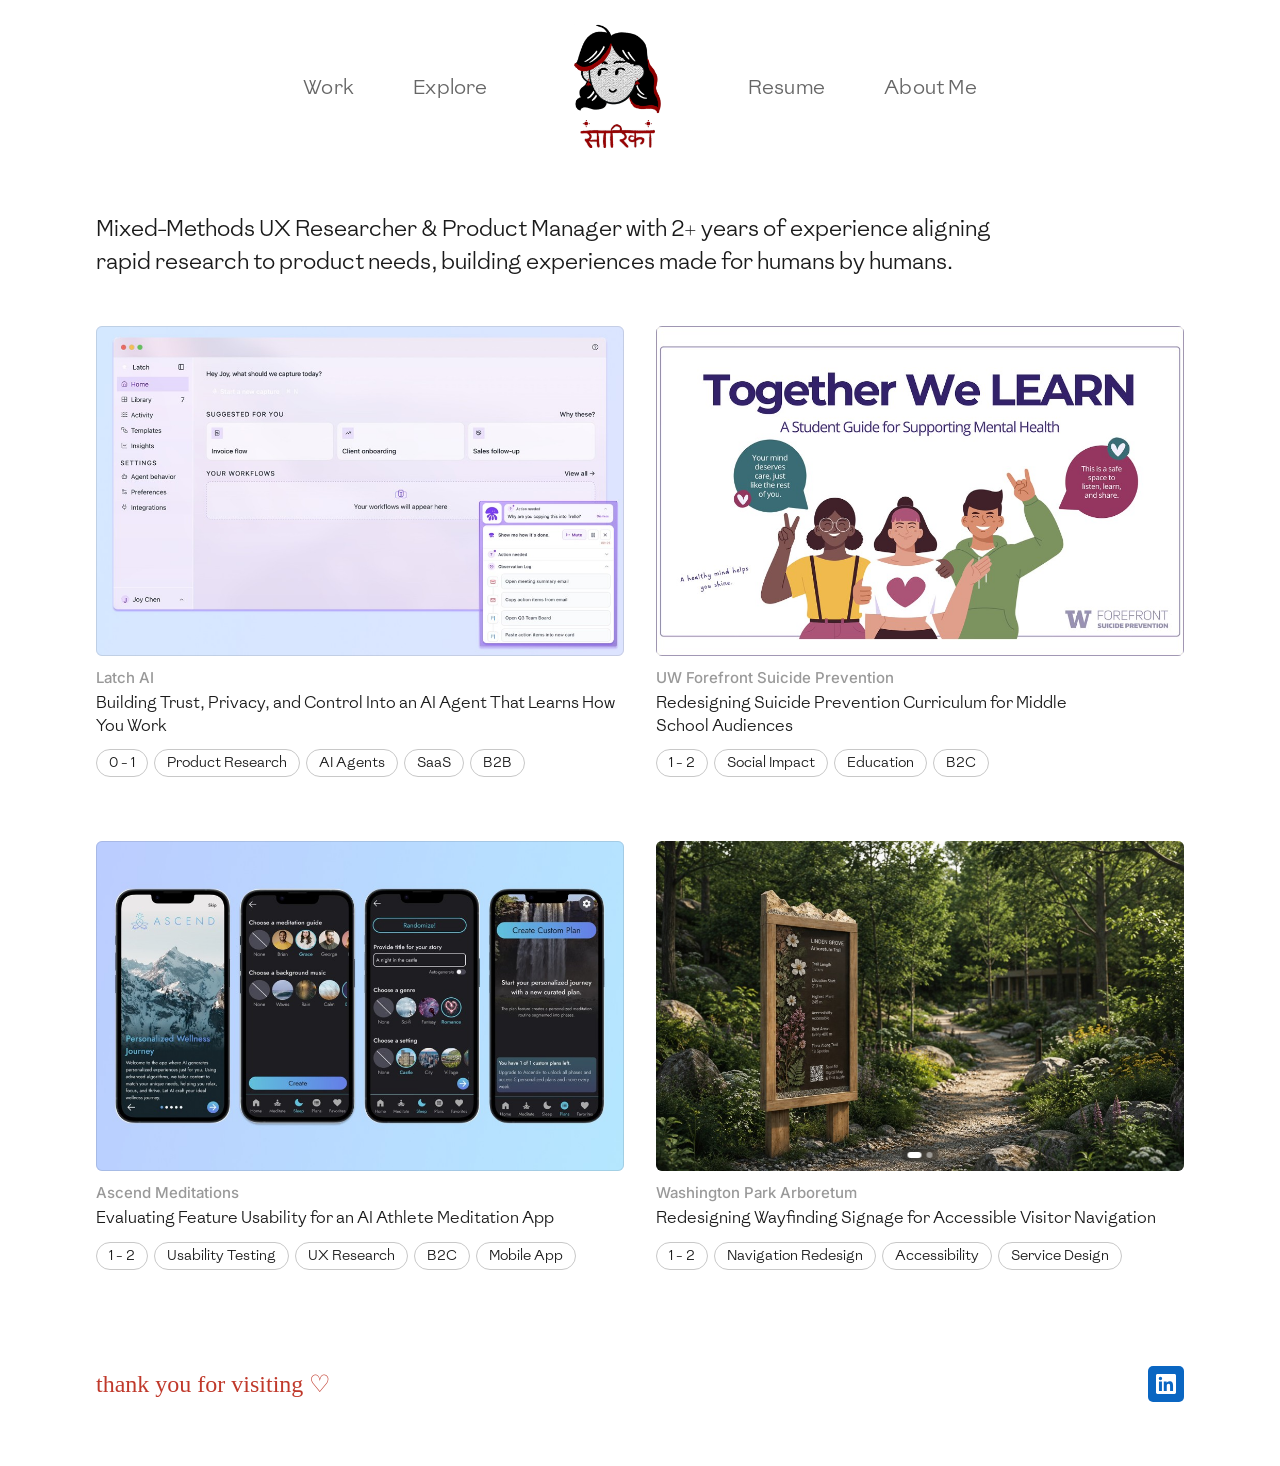
<file: index.html>
<!DOCTYPE html>
<html lang="en">
<head>
  <meta charset="UTF-8" />
  <meta name="viewport" content="width=device-width, initial-scale=1.0" />
  <meta http-equiv="Cache-Control" content="no-cache, no-store, must-revalidate" />
  <meta http-equiv="Pragma" content="no-cache" />
  <meta http-equiv="Expires" content="0" />
  <title>Sarika — UX Researcher + Project Manager</title>
  <link rel="preconnect" href="https://fonts.googleapis.com" />
  <link rel="preconnect" href="https://fonts.gstatic.com" crossorigin />
  <link href="https://fonts.googleapis.com/css2?family=DM+Sans:ital,wght@0,400;1,400&family=Inter:wght@500&display=swap" rel="stylesheet" />
  <link rel="stylesheet" href="assets/css/styles.css" />

</head>
<body>

  <nav>
    <a href="#work"    class="nav-link">Work</a>
    <a href="#explore" class="nav-link">Explore</a>
    <a href="./" class="nav-brand" aria-label="Home">
      <img class="nav-avatar" src="assets/images/nav-avatar.jpg" alt="Sarika" />
      <span class="name-rotator" aria-label="Sarika">
        <img id="name0" src="assets/images/name-0.png" alt="Sarika" />
        <img id="name1" src="assets/images/name-1.png" alt="Sarika in Devanagari" />
        <img id="name2" src="assets/images/name-2.png" alt="Sarika in Malayalam" />
      </span>
    </a>
    <a href="assets/SarikaO-Resume.pdf" class="nav-link" target="_blank" rel="noopener">Resume</a>
    <a href="#about"  class="nav-link">About Me</a>
  </nav>

  <section class="hero">
    <p class="hero-body">Mixed-Methods UX Researcher &amp; Product Manager with 2+ years of experience aligning rapid research to product needs, building experiences made for humans by humans.</p>
  </section>

  <section class="work" id="work">

    <a href="case-study.html" class="card">
      <div class="card-image">
        <img src="assets/images/latch.jpg" alt="Latch AI case study" />
      </div>
      <p class="card-client">Latch AI</p>
      <h2 class="card-title">Building Trust, Privacy, and Control Into an AI Agent That Learns How You Work</h2>
      <div class="card-tags">
        <span class="tag">0 - 1</span>
        <span class="tag">Product Research</span>
        <span class="tag">AI Agents</span>
        <span class="tag">SaaS</span>
        <span class="tag">B2B</span>
      </div>
    </a>

    <div class="card card--locked" aria-disabled="true">
      <div class="card-image">
        <img src="assets/images/forefront.jpg" alt="UW Forefront Suicide Prevention - Together We LEARN student guide" />
      </div>
      <p class="card-client">UW Forefront Suicide Prevention</p>
      <h2 class="card-title">Redesigning Suicide Prevention Curriculum for Middle School Audiences</h2>
      <div class="card-tags">
        <span class="tag">1 - 2</span>
        <span class="tag">Social Impact</span>
        <span class="tag">Education</span>
        <span class="tag">B2C</span>
      </div>
    </div>

    <div class="card card--locked" aria-disabled="true">
      <div class="card-image">
        <img src="assets/images/ascend.jpg" alt="Ascend Meditations" />
      </div>
      <p class="card-client">Ascend Meditations</p>
      <h2 class="card-title">Evaluating Feature Usability for an AI Athlete Meditation App</h2>
      <div class="card-tags">
        <span class="tag">1 - 2</span>
        <span class="tag">Usability Testing</span>
        <span class="tag">UX Research</span>
        <span class="tag">B2C</span>
        <span class="tag">Mobile App</span>
      </div>
    </div>

    <div class="card card--locked" aria-disabled="true">
      <div class="card-image card-slideshow" aria-label="Washington Park Arboretum signage slideshow">
        <img src="assets/images/arboretum-1.jpg" alt="Washington Park Arboretum Linden Grove Trail upright sign" class="slide active" />
        <img src="assets/images/arboretum-2.jpg" alt="Washington Park Arboretum Ridgeline Grove Trail shelter sign" class="slide" />
        <div class="slideshow-indicators" aria-hidden="true">
          <span class="indicator active"></span>
          <span class="indicator"></span>
        </div>
      </div>
      <p class="card-client">Washington Park Arboretum</p>
      <h2 class="card-title">Redesigning Wayfinding Signage for Accessible Visitor Navigation</h2>
      <div class="card-tags">
        <span class="tag">1 - 2</span>
        <span class="tag">Navigation Redesign</span>
        <span class="tag">Accessibility</span>
        <span class="tag">Service Design</span>
      </div>
    </div>

  </section>

  <footer>
    <span class="footer-thanks">thank you for visiting ♡</span>
    <a href="https://linkedin.com/in/sarika" target="_blank" rel="noopener" class="footer-linkedin" aria-label="LinkedIn">
      <svg xmlns="http://www.w3.org/2000/svg" viewBox="0 0 24 24">
        <path d="M20.447 20.452h-3.554v-5.569c0-1.328-.027-3.037-1.852-3.037-1.853 0-2.136 1.445-2.136 2.939v5.667H9.351V9h3.414v1.561h.046c.477-.9 1.637-1.85 3.37-1.85 3.601 0 4.267 2.37 4.267 5.455v6.286zM5.337 7.433a2.062 2.062 0 01-2.063-2.065 2.064 2.064 0 112.063 2.065zm1.782 13.019H3.555V9h3.564v11.452zM22.225 0H1.771C.792 0 0 .774 0 1.729v20.542C0 23.227.792 24 1.771 24h20.451C23.2 24 24 23.227 24 22.271V1.729C24 .774 23.2 0 22.222 0h.003z"/>
      </svg>
    </a>
  </footer>

  <script src="assets/js/name-rotator.js" defer></script>
  <script src="assets/js/card-slideshow.js" defer></script>

</body>
</html>
</file>
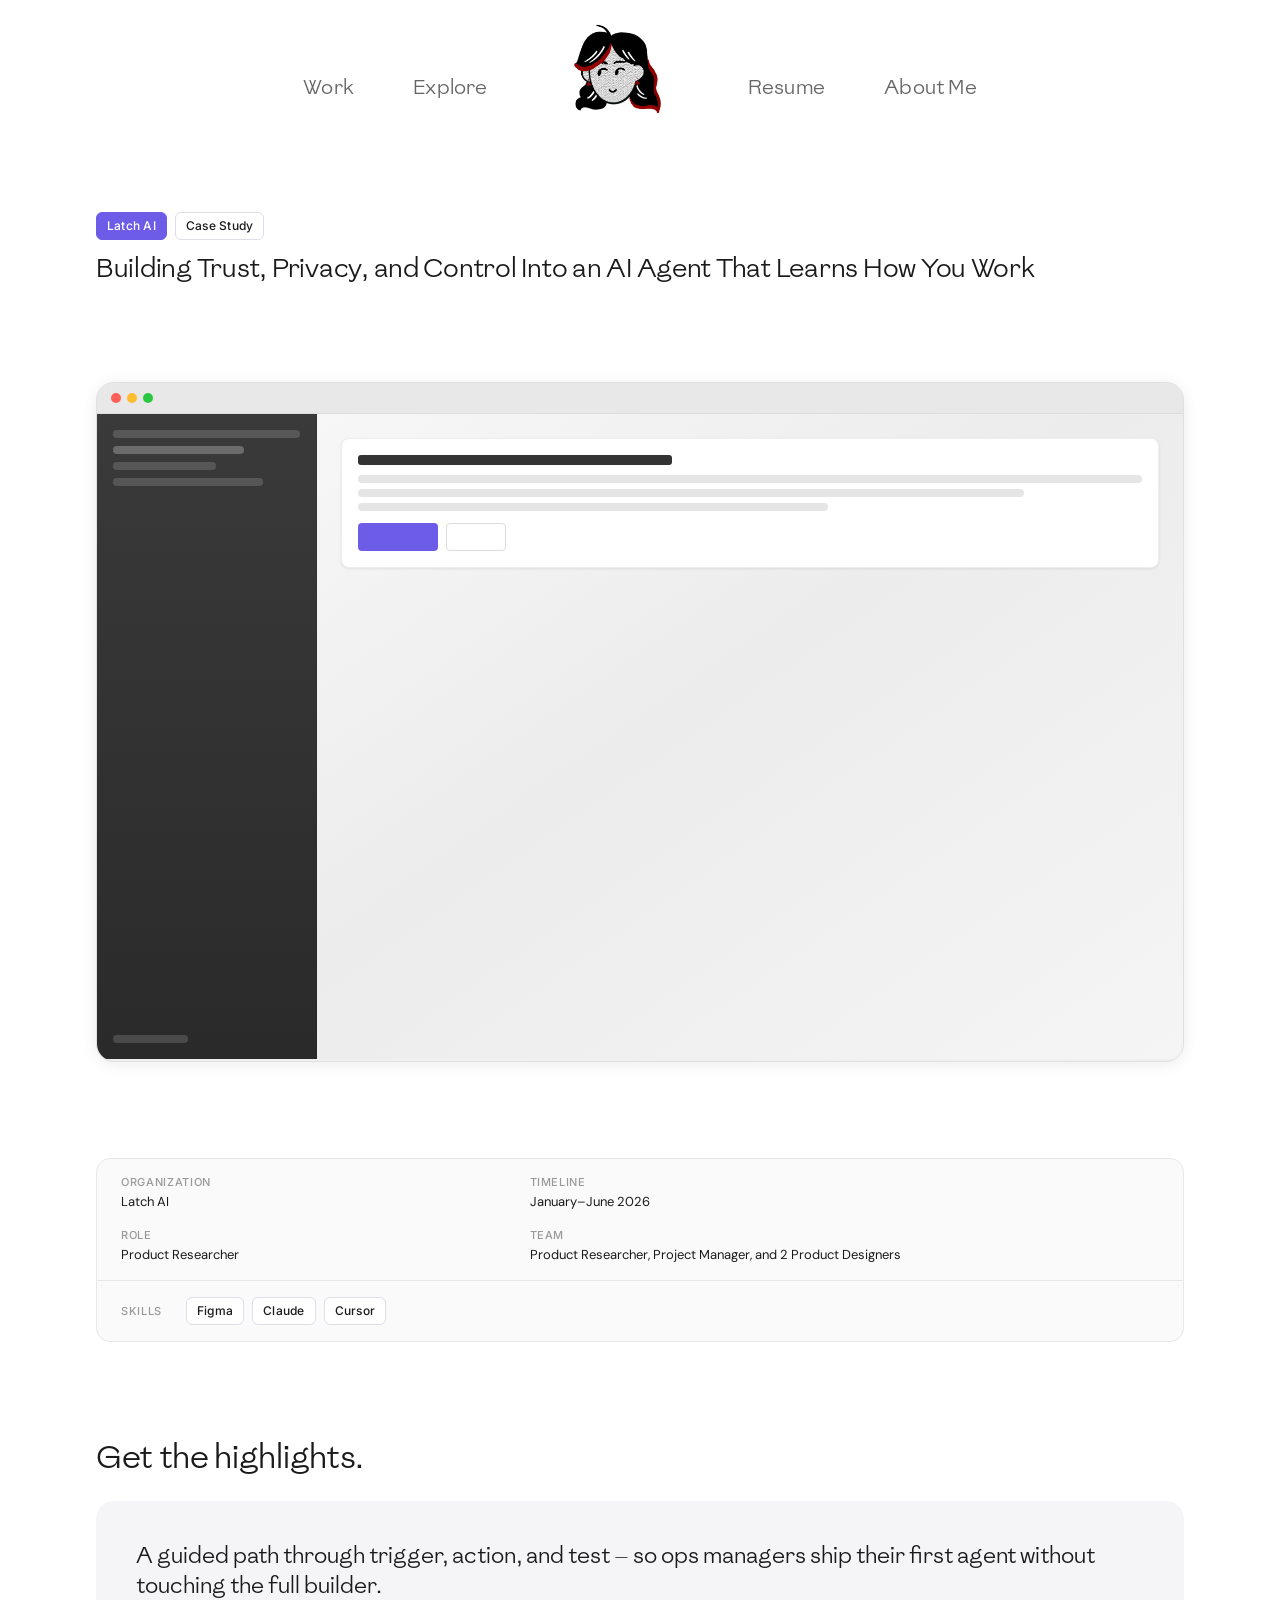
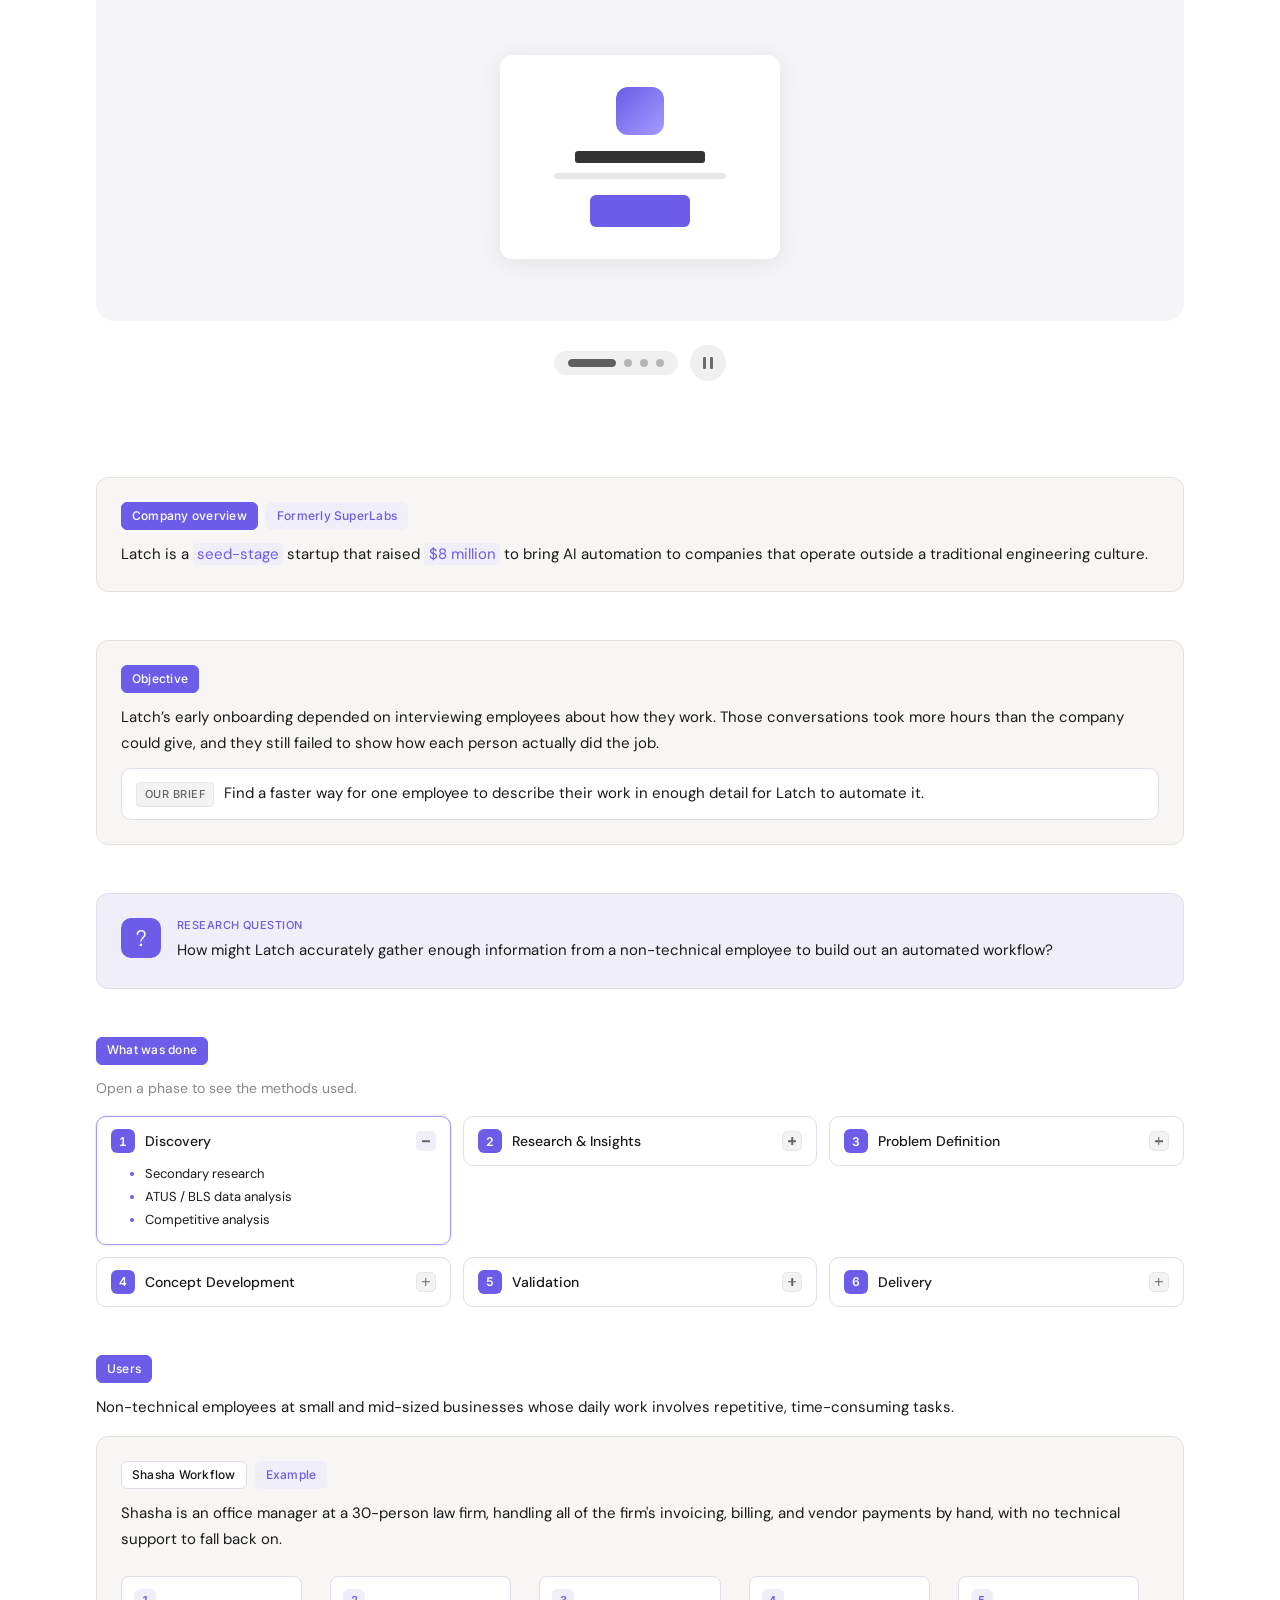
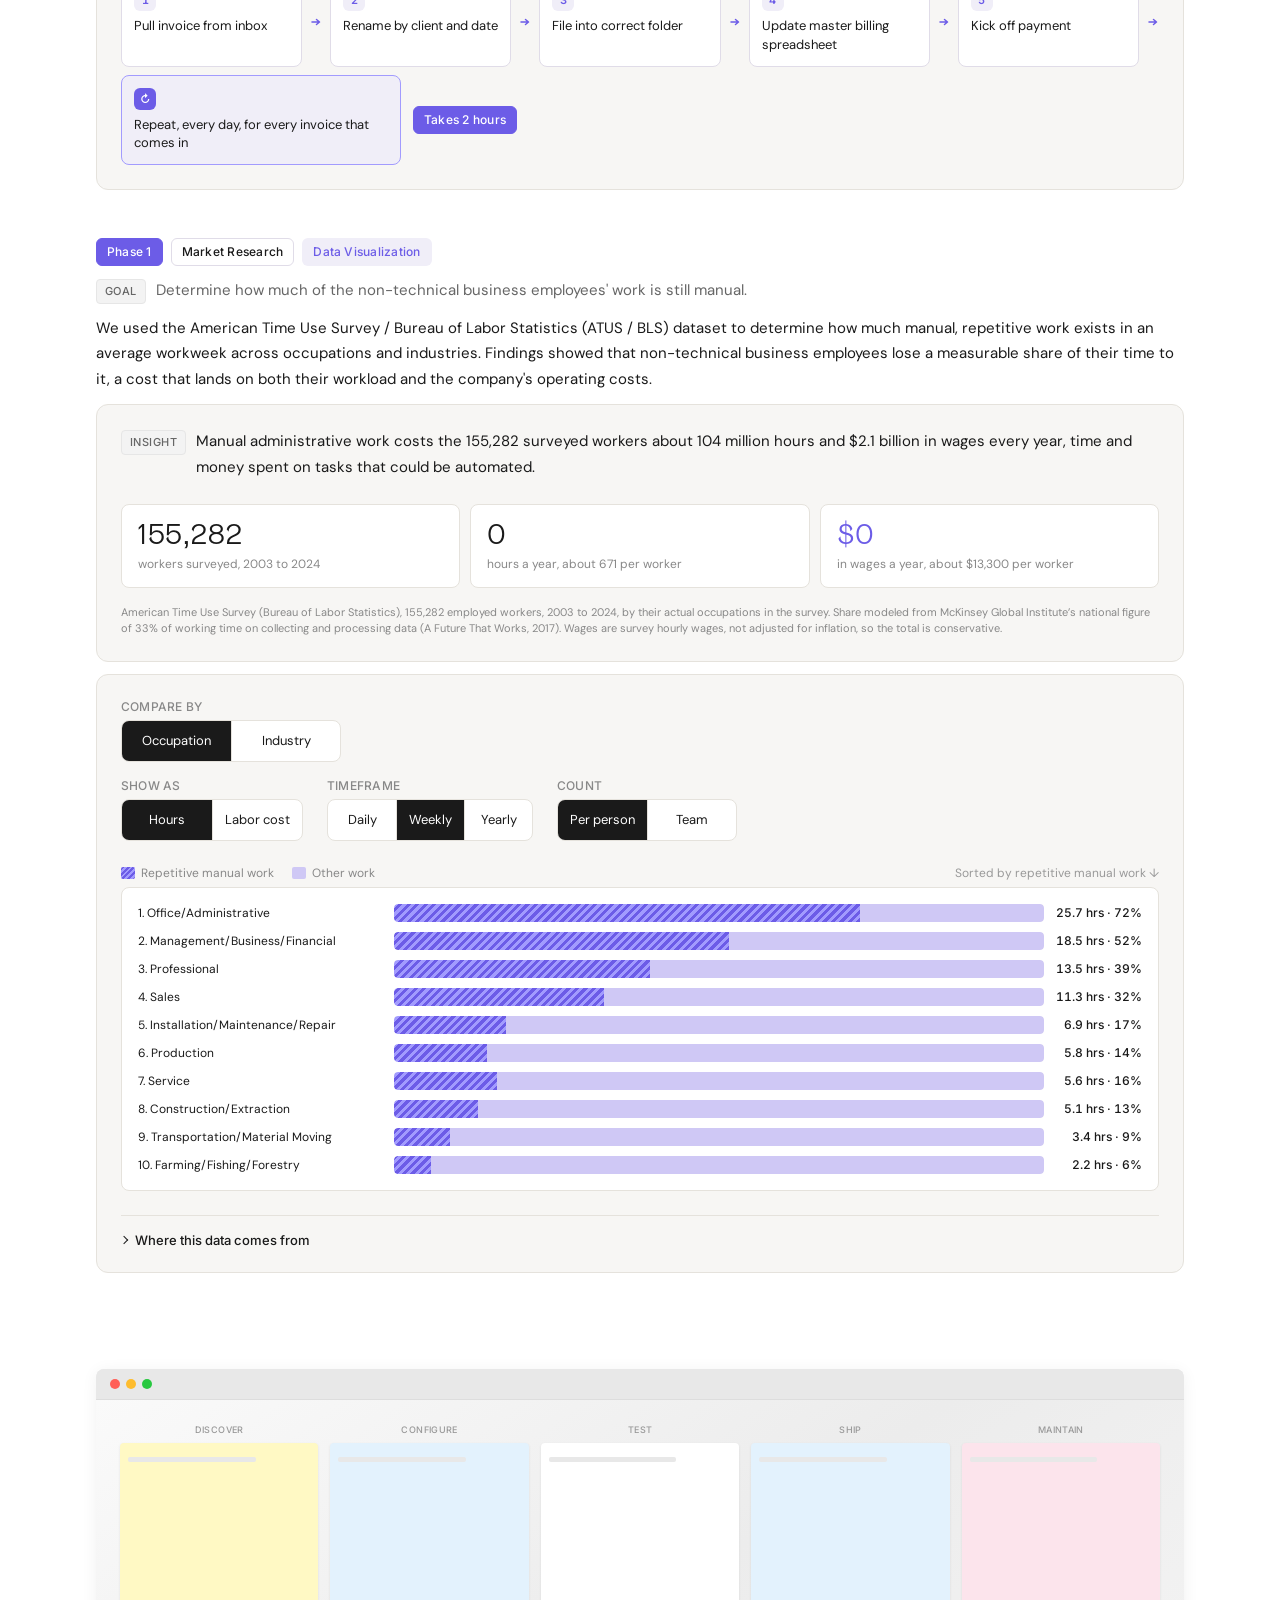
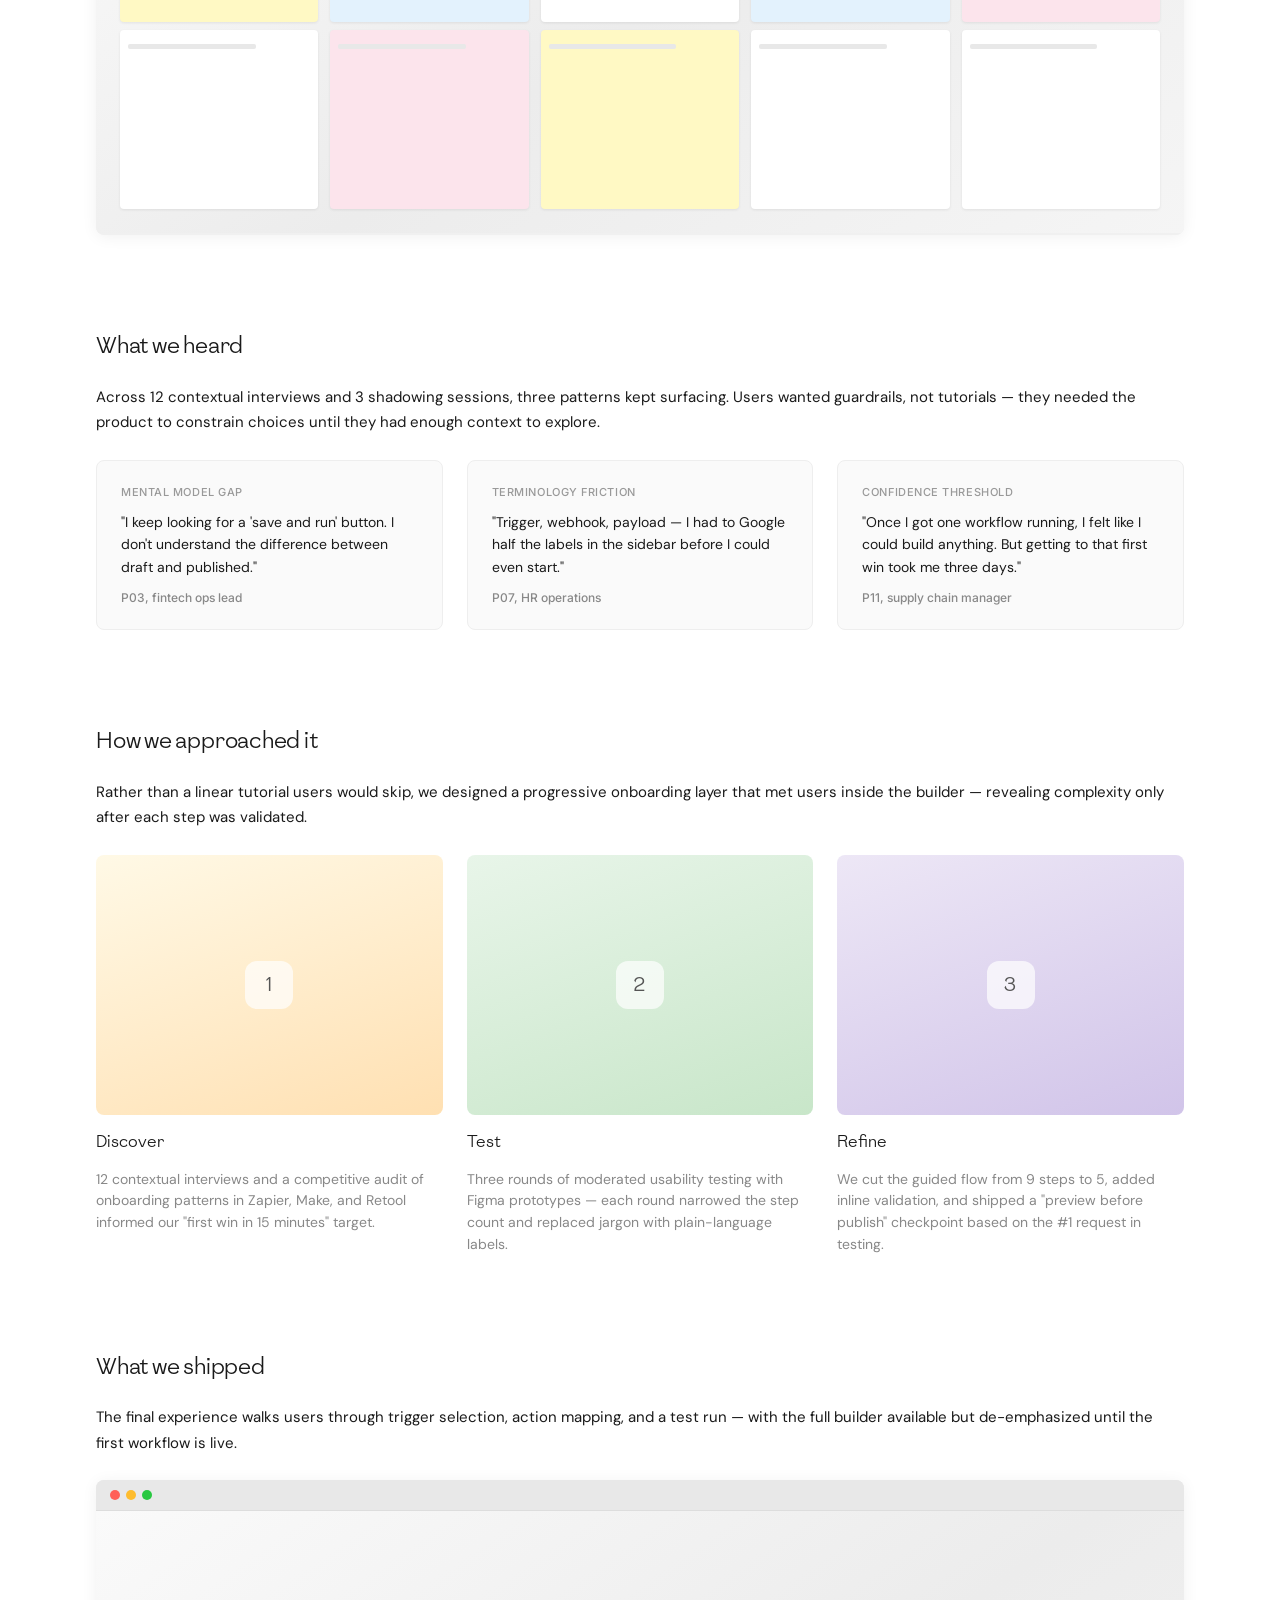
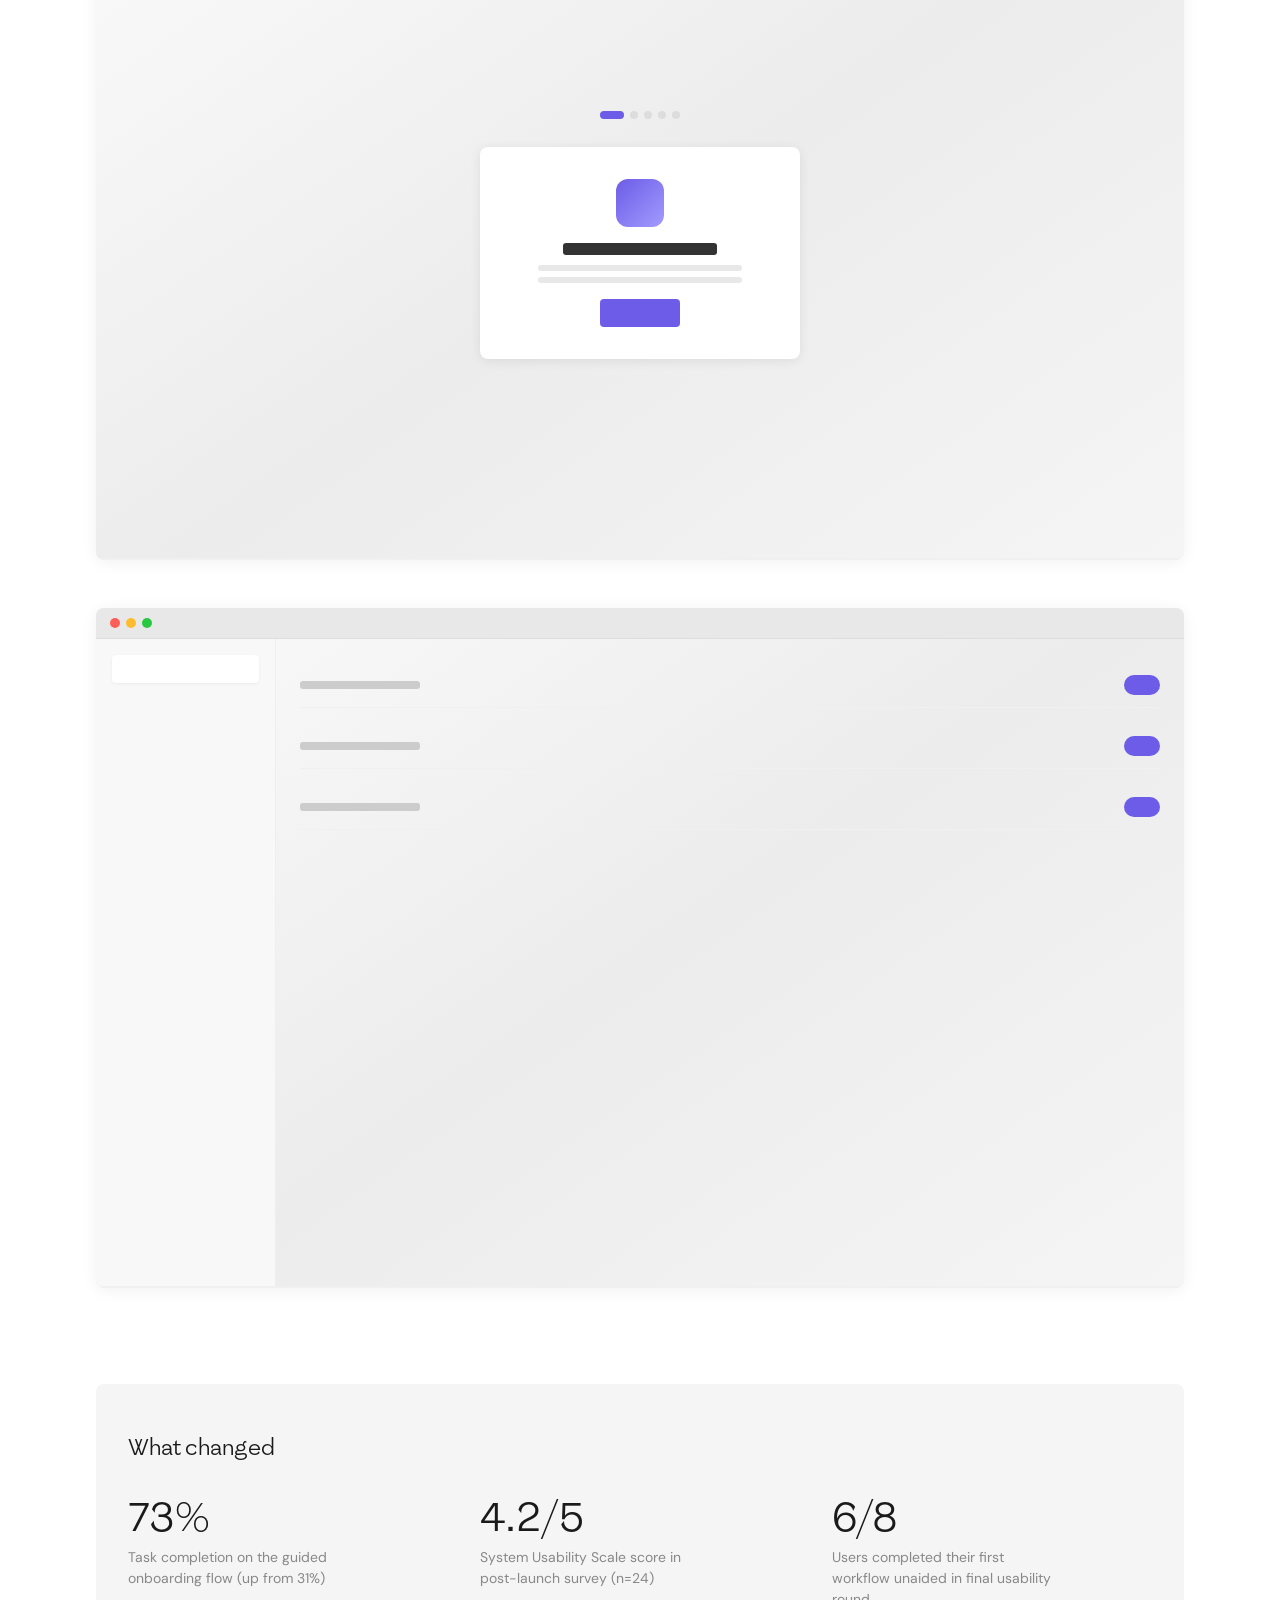
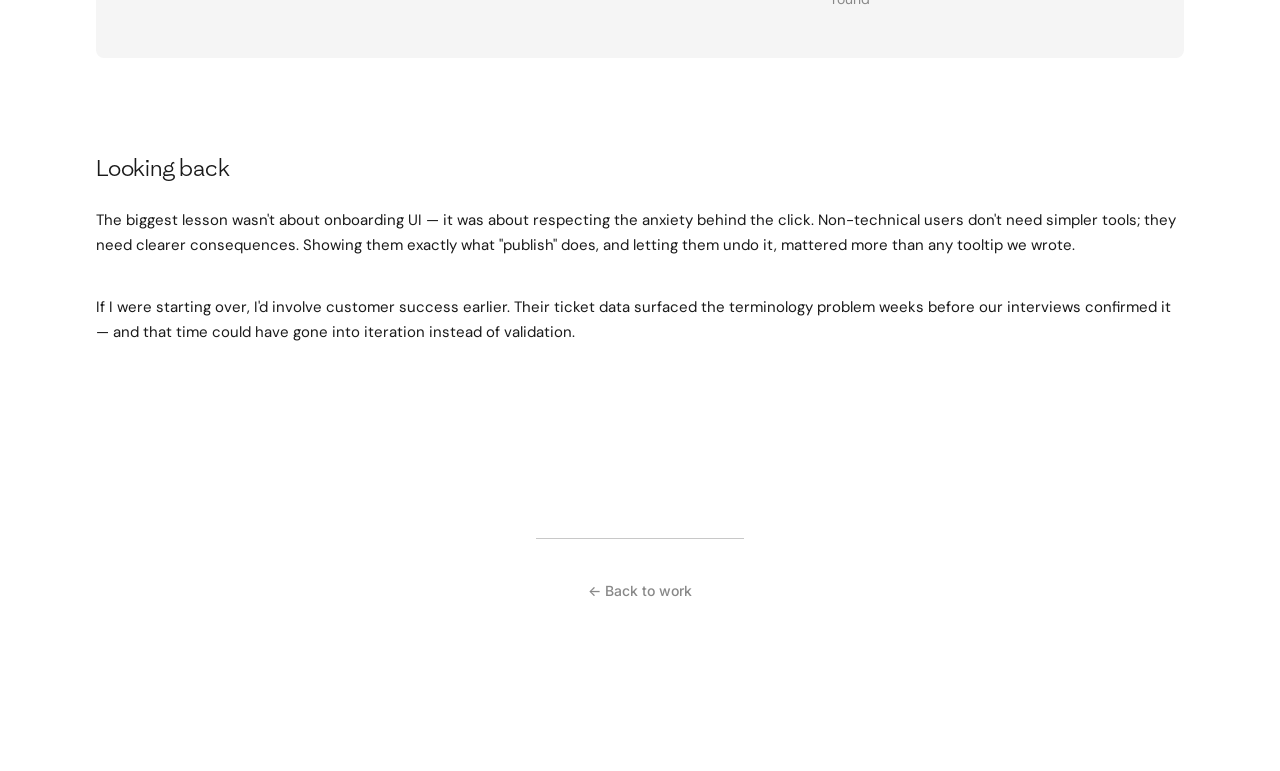
<file: case-study.html>
<!DOCTYPE html>
<html lang="en">
<head>
  <meta charset="UTF-8" />
  <meta name="viewport" content="width=device-width, initial-scale=1.0" />
  <meta http-equiv="Cache-Control" content="no-cache, no-store, must-revalidate" />
  <meta http-equiv="Pragma" content="no-cache" />
  <meta http-equiv="Expires" content="0" />
  <title>Latch AI — Sarika</title>
  <link rel="preconnect" href="https://fonts.googleapis.com" />
  <link rel="preconnect" href="https://fonts.gstatic.com" crossorigin />
  <link href="https://fonts.googleapis.com/css2?family=DM+Sans:ital,wght@0,400;1,400&family=Inter:wght@500&display=swap" rel="stylesheet" />
  <link rel="stylesheet" href="assets/css/styles.css" />
  <link rel="stylesheet" href="assets/css/case-study.css" />
  <link rel="stylesheet" href="assets/css/manual-work-explorer.css" />
</head>
<body class="case-study-page">

  <nav>
    <a href="index.html#work"    class="nav-link">Work</a>
    <a href="index.html#explore" class="nav-link">Explore</a>
    <a href="index.html" class="nav-brand" aria-label="Home">
      <img class="nav-avatar" src="assets/images/nav-avatar.jpg" alt="Sarika" />
      <span class="name-rotator" aria-label="Sarika">
        <img id="name0" src="assets/images/name-0.png" alt="Sarika" />
        <img id="name1" src="assets/images/name-1.png" alt="Sarika in Devanagari" />
        <img id="name2" src="assets/images/name-2.png" alt="Sarika in Malayalam" />
      </span>
    </a>
    <a href="assets/SarikaO-Resume.pdf" class="nav-link" target="_blank" rel="noopener">Resume</a>
    <a href="index.html#about"  class="nav-link">About Me</a>
  </nav>

  <main class="case-study">

    <!-- Section 1: Hero + project meta -->
    <section class="cs-scroll-section reveal" id="section-hero" aria-label="Project overview">
      <div class="cs-media-zone">
        <div class="cs-hero-intro">
          <div class="cs-chip-row">
            <span class="cs-chip cs-chip--phase">Latch AI</span>
            <span class="cs-chip">Case Study</span>
          </div>
          <h1 class="cs-title">Building Trust, Privacy, and Control Into an AI Agent That Learns How You Work</h1>
        </div>

        <div class="cs-mock cs-mock--hero" aria-label="Latch AI agent builder interface">
          <div class="cs-mock-chrome">
            <span></span><span></span><span></span>
          </div>
          <div class="cs-mock-body">
            <div class="cs-mock-sidebar">
              <div class="cs-mock-sidebar-bar"></div>
              <div class="cs-mock-sidebar-bar"></div>
              <div class="cs-mock-sidebar-bar"></div>
              <div class="cs-mock-sidebar-bar"></div>
              <div class="cs-mock-sidebar-bar"></div>
            </div>
            <div class="cs-mock-canvas">
              <div class="cs-mock-card">
                <div class="cs-mock-card-title"></div>
                <div class="cs-mock-card-line"></div>
                <div class="cs-mock-card-line"></div>
                <div class="cs-mock-card-line"></div>
                <div class="cs-mock-btn-row">
                  <div class="cs-mock-btn"></div>
                  <div class="cs-mock-btn cs-mock-btn--ghost"></div>
                </div>
              </div>
            </div>
          </div>
        </div>

        <div class="cs-project-meta">
          <div class="cs-project-meta__row">
            <dl class="cs-meta cs-meta--details">
              <div class="cs-meta-item">
                <dt>Organization</dt>
                <dd>Latch AI</dd>
              </div>
              <div class="cs-meta-item">
                <dt>Timeline</dt>
                <dd>January–June 2026</dd>
              </div>
              <div class="cs-meta-item">
                <dt>Role</dt>
                <dd>Product Researcher</dd>
              </div>
              <div class="cs-meta-item">
                <dt>Team</dt>
                <dd>Product Researcher, Project Manager, and 2 Product Designers</dd>
              </div>
            </dl>
          </div>
          <div class="cs-project-meta__row">
            <div class="cs-tools">
              <span class="cs-tools-label">Skills</span>
              <div class="cs-chip-row">
                <span class="cs-chip">Figma</span>
                <span class="cs-chip">Claude</span>
                <span class="cs-chip">Cursor</span>
              </div>
            </div>
          </div>
        </div>
      </div>
    </section>

    <!-- Section 2: Get the highlights -->
    <section class="cs-scroll-section reveal" id="section-highlights" aria-label="Project highlights">
      <h2 class="cs-highlights-title">Get the highlights.</h2>

      <div class="cs-highlights-carousel">
          <div class="cs-highlights-viewport">
            <div class="cs-highlights-track">
              <article class="cs-highlight-slide">
                <p class="cs-highlight-copy">A guided path through trigger, action, and test — so ops managers ship their first agent without touching the full builder.</p>
                <div class="cs-highlight-visual cs-highlight-visual--onboard" aria-hidden="true">
                  <div class="cs-mock-onboard-card">
                    <div class="cs-mock-onboard-icon"></div>
                    <div class="cs-mock-onboard-title"></div>
                    <div class="cs-mock-onboard-line"></div>
                    <div class="cs-mock-btn"></div>
                  </div>
                </div>
              </article>
              <article class="cs-highlight-slide">
                <p class="cs-highlight-copy">12 interviews surfaced a mental-model gap — users wanted guardrails, not another tutorial they'd skip.</p>
                <div class="cs-highlight-visual cs-highlight-visual--journey" aria-hidden="true">
                  <div class="cs-mock-sticky cs-mock-sticky--yellow"></div>
                  <div class="cs-mock-sticky cs-mock-sticky--blue"></div>
                  <div class="cs-mock-sticky cs-mock-sticky--pink"></div>
                </div>
              </article>
              <article class="cs-highlight-slide">
                <p class="cs-highlight-copy">Task completion on onboarding jumped from 31% to 73% after we cut the flow from nine steps to five.</p>
                <div class="cs-highlight-visual cs-highlight-visual--metric" aria-hidden="true">
                  <span class="cs-highlight-stat">73%</span>
                  <span class="cs-highlight-stat-label">task completion</span>
                </div>
              </article>
              <article class="cs-highlight-slide">
                <p class="cs-highlight-copy">Preview-before-publish gave non-technical users the confidence to ship — the #1 request in usability testing.</p>
                <div class="cs-highlight-visual cs-highlight-visual--settings" aria-hidden="true">
                  <div class="cs-mock-toggle-row"><div class="cs-mock-toggle-label"></div><div class="cs-mock-toggle"></div></div>
                  <div class="cs-mock-toggle-row"><div class="cs-mock-toggle-label"></div><div class="cs-mock-toggle"></div></div>
                </div>
              </article>
            </div>
          </div>

          <div class="cs-highlights-controls">
            <div class="cs-highlights-dots" role="tablist" aria-label="Highlight slides">
              <button type="button" class="cs-highlight-dot cs-highlight-dot--active" aria-current="true" aria-label="Slide 1">
                <span class="cs-dot-fill is-animating"></span>
              </button>
              <button type="button" class="cs-highlight-dot" aria-label="Slide 2"></button>
              <button type="button" class="cs-highlight-dot" aria-label="Slide 3"></button>
              <button type="button" class="cs-highlight-dot" aria-label="Slide 4"></button>
            </div>
            <button type="button" class="cs-highlights-play" aria-label="Pause">
              <svg class="cs-icon-pause" width="10" height="12" viewBox="0 0 10 12" aria-hidden="true"><rect x="0" y="0" width="3" height="12" rx="1"/><rect x="7" y="0" width="3" height="12" rx="1"/></svg>
              <svg class="cs-icon-play" width="10" height="12" viewBox="0 0 10 12" aria-hidden="true"><path d="M0 0 L10 6 L0 12 Z"/></svg>
            </button>
          </div>
        </div>
    </section>

    <!-- Section 3: Full case study — progressive reveal on scroll -->
    <section class="cs-scroll-section cs-scroll-section--story" id="section-story" aria-label="Case study">
        <article class="cs-body">

      <section class="cs-chapter reveal" id="company-overview-chapter" aria-label="Company overview">
        <div class="cs-panel">
          <div class="cs-chip-row">
            <span class="cs-chip cs-chip--phase">Company overview</span>
            <span class="cs-chip cs-chip--kind">Formerly SuperLabs</span>
          </div>
          <p class="cs-prose">Latch is a <mark class="cs-mark">seed-stage</mark> startup that raised <mark class="cs-mark">$8 million</mark> to bring AI automation to companies that operate outside a traditional engineering culture.</p>
        </div>
      </section>

      <section class="cs-chapter reveal" id="objective-chapter" aria-label="Objective">
        <div class="cs-panel">
          <div class="cs-chip-row">
            <span class="cs-chip cs-chip--phase">Objective</span>
          </div>
          <p class="cs-prose">Latch’s early onboarding depended on interviewing employees about how they work. Those conversations took more hours than the company could give, and they still failed to show how each person actually did the job.</p>
          <p class="cs-callout">
            <span class="cs-goal__label">Our brief</span>
            <span class="cs-callout__text">Find a faster way for one employee to describe their work in enough detail for Latch to automate it.</span>
          </p>
        </div>
      </section>

      <section class="cs-chapter reveal" id="research-question-chapter" aria-label="Research question">
        <div class="cs-rq" role="note">
          <div class="cs-rq__badge" aria-hidden="true">?</div>
          <div class="cs-rq__body">
            <p class="cs-rq__label">Research question</p>
            <p class="cs-rq__text">How might Latch accurately gather enough information from a non-technical employee to build out an automated workflow?</p>
          </div>
        </div>
      </section>

      <section class="cs-chapter reveal" id="what-was-done-chapter" aria-label="What was done">
        <header class="cs-phase-head">
          <div class="cs-chip-row">
            <span class="cs-chip cs-chip--phase">What was done</span>
          </div>
          <p class="cs-prose cs-phase-grid-hint">Open a phase to see the methods used.</p>
        </header>

        <div class="cs-phase-grid">
          <details class="cs-phase-card" open>
            <summary class="cs-phase-card__summary">
              <span class="cs-phase-card__num" aria-hidden="true">1</span>
              <span class="cs-phase-card__name">Discovery</span>
              <span class="cs-phase-card__toggle" aria-hidden="true"></span>
            </summary>
            <ul class="cs-phase-card__methods">
              <li>Secondary research</li>
              <li>ATUS / BLS data analysis</li>
              <li>Competitive analysis</li>
            </ul>
          </details>

          <details class="cs-phase-card">
            <summary class="cs-phase-card__summary">
              <span class="cs-phase-card__num" aria-hidden="true">2</span>
              <span class="cs-phase-card__name">Research &amp; Insights</span>
              <span class="cs-phase-card__toggle" aria-hidden="true"></span>
            </summary>
            <ul class="cs-phase-card__methods">
              <li>Semi-structured interviews</li>
              <li>Affinity mapping</li>
              <li>Thematic analysis</li>
            </ul>
          </details>

          <details class="cs-phase-card">
            <summary class="cs-phase-card__summary">
              <span class="cs-phase-card__num" aria-hidden="true">3</span>
              <span class="cs-phase-card__name">Problem Definition</span>
              <span class="cs-phase-card__toggle" aria-hidden="true"></span>
            </summary>
            <ul class="cs-phase-card__methods">
              <li>Persona development</li>
              <li>User flow mapping</li>
              <li>Problem framing</li>
            </ul>
          </details>

          <details class="cs-phase-card">
            <summary class="cs-phase-card__summary">
              <span class="cs-phase-card__num" aria-hidden="true">4</span>
              <span class="cs-phase-card__name">Concept Development</span>
              <span class="cs-phase-card__toggle" aria-hidden="true"></span>
            </summary>
            <ul class="cs-phase-card__methods">
              <li>Divergent prototyping (low- and high-fidelity)</li>
              <li>Rapid prototyping in Cursor</li>
            </ul>
          </details>

          <details class="cs-phase-card">
            <summary class="cs-phase-card__summary">
              <span class="cs-phase-card__num" aria-hidden="true">5</span>
              <span class="cs-phase-card__name">Validation</span>
              <span class="cs-phase-card__toggle" aria-hidden="true"></span>
            </summary>
            <ul class="cs-phase-card__methods">
              <li>Moderated usability testing</li>
              <li>Concept testing</li>
              <li>Iterative synthesis</li>
            </ul>
          </details>

          <details class="cs-phase-card">
            <summary class="cs-phase-card__summary">
              <span class="cs-phase-card__num" aria-hidden="true">6</span>
              <span class="cs-phase-card__name">Delivery</span>
              <span class="cs-phase-card__toggle" aria-hidden="true"></span>
            </summary>
            <ul class="cs-phase-card__methods">
              <li>Convergent prototyping</li>
              <li>Design system development</li>
              <li>Technical specification</li>
            </ul>
          </details>
        </div>
      </section>

      <section class="cs-chapter reveal" id="users-chapter" aria-label="Users">
        <header class="cs-phase-head">
          <div class="cs-chip-row">
            <span class="cs-chip cs-chip--phase">Users</span>
          </div>
          <p class="cs-prose">Non-technical employees at small and mid-sized businesses whose daily work involves repetitive, time-consuming tasks.</p>
        </header>

        <div class="cs-persona">
          <div class="cs-chip-row">
            <span class="cs-chip">Shasha Workflow</span>
            <span class="cs-chip cs-chip--kind">Example</span>
          </div>
          <p class="cs-prose">Shasha is an office manager at a 30-person law firm, handling all of the firm's invoicing, billing, and vendor payments by hand, with no technical support to fall back on.</p>

          <div class="cs-flow" role="list" aria-label="Shasha daily invoice workflow">
            <div class="cs-flow__step" role="listitem">
              <span class="cs-flow__num" aria-hidden="true">1</span>
              <span class="cs-flow__label">Pull invoice from inbox</span>
            </div>
            <span class="cs-flow__arrow" aria-hidden="true"></span>
            <div class="cs-flow__step" role="listitem">
              <span class="cs-flow__num" aria-hidden="true">2</span>
              <span class="cs-flow__label">Rename by client and date</span>
            </div>
            <span class="cs-flow__arrow" aria-hidden="true"></span>
            <div class="cs-flow__step" role="listitem">
              <span class="cs-flow__num" aria-hidden="true">3</span>
              <span class="cs-flow__label">File into correct folder</span>
            </div>
            <span class="cs-flow__arrow" aria-hidden="true"></span>
            <div class="cs-flow__step" role="listitem">
              <span class="cs-flow__num" aria-hidden="true">4</span>
              <span class="cs-flow__label">Update master billing spreadsheet</span>
            </div>
            <span class="cs-flow__arrow" aria-hidden="true"></span>
            <div class="cs-flow__step" role="listitem">
              <span class="cs-flow__num" aria-hidden="true">5</span>
              <span class="cs-flow__label">Kick off payment</span>
            </div>
            <span class="cs-flow__arrow" aria-hidden="true"></span>
            <div class="cs-flow__step cs-flow__step--loop" role="listitem">
              <span class="cs-flow__num" aria-hidden="true">↻</span>
              <span class="cs-flow__label">Repeat, every day, for every invoice that comes in</span>
            </div>
            <div class="cs-flow__time">
              <span class="cs-chip cs-chip--phase">Takes 2 hours</span>
            </div>
          </div>
        </div>
      </section>

      <section class="cs-chapter reveal" id="manual-work-explorer-chapter" aria-label="Phase 1 Market Research">
        <header class="cs-phase-head">
          <div class="cs-chip-row">
            <span class="cs-chip cs-chip--phase">Phase 1</span>
            <span class="cs-chip">Market Research</span>
            <span class="cs-chip cs-chip--kind">Data Visualization</span>
          </div>
          <h2 class="cs-goal">
            <span class="cs-goal__label">Goal</span>
            <span class="cs-goal__text">Determine how much of the non-technical business employees' work is still manual.</span>
          </h2>
        </header>
        <p class="cs-prose">We used the American Time Use Survey / Bureau of Labor Statistics (ATUS / BLS) dataset to determine how much manual, repetitive work exists in an average workweek across occupations and industries. Findings showed that non-technical business employees lose a measurable share of their time to it, a cost that lands on both their workload and the company's operating costs.</p>

        <div class="cs-cost-insight" id="manual-work-insight">
          <p class="cs-cost-insight__lead">
            <span class="cs-goal__label">Insight</span>
            <span class="cs-cost-insight__lead-text">Manual administrative work costs the 155,282 surveyed workers about 104 million hours and $2.1 billion in wages every year, time and money spent on tasks that could be automated.</span>
          </p>

          <div class="cs-cost-insight__tiles">
            <div class="cs-cost-insight__tile">
              <div class="cs-cost-insight__value">155,282</div>
              <div class="cs-cost-insight__label">workers surveyed, 2003 to 2024</div>
            </div>
            <div class="cs-cost-insight__tile">
              <div
                class="cs-cost-insight__value"
                id="mwi-hours"
                data-target="104235977"
                data-format="hours"
                aria-label="104 million hours a year"
              >0</div>
              <div class="cs-cost-insight__label">hours a year, about 671 per worker</div>
            </div>
            <div class="cs-cost-insight__tile">
              <div
                class="cs-cost-insight__value cs-cost-insight__value--accent"
                id="mwi-cost"
                data-target="2067528402"
                data-format="cost"
                aria-label="2.1 billion dollars in wages a year"
              >$0</div>
              <div class="cs-cost-insight__label">in wages a year, about $13,300 per worker</div>
            </div>
          </div>
          <p class="cs-cost-insight__footnote">
            American Time Use Survey (Bureau of Labor Statistics), 155,282 employed workers, 2003 to 2024, by their actual occupations in the survey. Share modeled from McKinsey Global Institute’s national figure of 33% of working time on collecting and processing data (A Future That Works, 2017). Wages are survey hourly wages, not adjusted for inflation, so the total is conservative.
          </p>
        </div>

        <div class="cs-explorer" id="manual-work-explorer" data-explorer="manual-work">
          <div class="cs-explorer__controls">
            <div class="cs-explorer__control-group" role="group" aria-label="Compare by">
              <span class="cs-explorer__control-label">Compare by</span>
              <div class="cs-explorer__segment" id="mwe-view" data-key="view"></div>
            </div>
            <div class="cs-explorer__control-row" id="mwe-secondary">
              <div class="cs-explorer__control-group" role="group" aria-label="Show as" id="mwe-metric-group">
                <span class="cs-explorer__control-label">Show as</span>
                <div class="cs-explorer__segment" id="mwe-metric" data-key="metric"></div>
              </div>
              <div class="cs-explorer__control-group" role="group" aria-label="Timeframe">
                <span class="cs-explorer__control-label">Timeframe</span>
                <div class="cs-explorer__segment" id="mwe-gran" data-key="gran"></div>
              </div>
              <div class="cs-explorer__control-group" role="group" aria-label="Count">
                <span class="cs-explorer__control-label">Count</span>
                <div class="cs-explorer__segment" id="mwe-scale" data-key="scale"></div>
              </div>
            </div>
            <div class="cs-explorer__team" id="mwe-team-row" hidden>
              <label class="cs-explorer__control-label" for="mwe-team-size">Team size</label>
              <input type="range" id="mwe-team-slider" min="1" max="500" value="50" aria-label="Team size slider" />
              <input type="number" id="mwe-team-size" min="1" max="100000" value="50" />
              <span class="cs-explorer__muted">employees</span>
            </div>
          </div>

          <div class="cs-explorer__legend" id="mwe-legend" role="list">
            <span class="cs-explorer__legend-item" role="listitem">
              <span class="cs-explorer__swatch cs-explorer__swatch--manual" aria-hidden="true"></span>
              <span id="mwe-legend-rep">Repetitive manual work</span>
            </span>
            <span class="cs-explorer__legend-item" id="mwe-legend-oth" role="listitem">
              <span class="cs-explorer__swatch cs-explorer__swatch--other" aria-hidden="true"></span>
              <span>Other work</span>
            </span>
            <span class="cs-explorer__sort-note" id="mwe-sort-note">Sorted by repetitive manual work ↓</span>
          </div>

          <div class="cs-explorer__bars" id="mwe-rows" role="img" aria-label="Bars of repetitive manual work"></div>

          <details class="cs-explorer__method">
            <summary>Where this data comes from</summary>
            <div class="cs-explorer__method-body">
              <p><strong>Measured (ATUS / BLS, 2003–2024).</strong> Average weekly work hours by occupation and industry, and average hourly wages by occupation, from the American Time Use Survey. ATUS does not say what people do inside work time — so the repetitive share cannot come from ATUS alone.</p>
              <p><strong>National anchor (McKinsey Global Institute, 2017).</strong> About 33% of U.S. working time is spent collecting (17%) and processing (16%) data. Financial Activities is fixed near McKinsey’s ~50% for finance and insurance. Other groups get relative intensity weights, then calibrated so the population-weighted average equals 33%.</p>
            </div>
          </details>
        </div>
      </section>

      <section class="cs-chapter reveal">
        <div class="cs-mock cs-mock--wide cs-mock--journey" aria-label="User journey map from research synthesis">
          <div class="cs-mock-chrome">
            <span></span><span></span><span></span>
          </div>
          <div class="cs-mock-body">
            <div class="cs-mock-lane">
              <span class="cs-mock-lane-label">Discover</span>
              <div class="cs-mock-sticky cs-mock-sticky--yellow"></div>
              <div class="cs-mock-sticky"></div>
            </div>
            <div class="cs-mock-lane">
              <span class="cs-mock-lane-label">Configure</span>
              <div class="cs-mock-sticky cs-mock-sticky--blue"></div>
              <div class="cs-mock-sticky cs-mock-sticky--pink"></div>
            </div>
            <div class="cs-mock-lane">
              <span class="cs-mock-lane-label">Test</span>
              <div class="cs-mock-sticky"></div>
              <div class="cs-mock-sticky cs-mock-sticky--yellow"></div>
            </div>
            <div class="cs-mock-lane">
              <span class="cs-mock-lane-label">Ship</span>
              <div class="cs-mock-sticky cs-mock-sticky--blue"></div>
              <div class="cs-mock-sticky"></div>
            </div>
            <div class="cs-mock-lane">
              <span class="cs-mock-lane-label">Maintain</span>
              <div class="cs-mock-sticky cs-mock-sticky--pink"></div>
              <div class="cs-mock-sticky"></div>
            </div>
          </div>
        </div>
      </section>

      <section class="cs-chapter reveal">
        <h2 class="cs-chapter-heading">What we heard</h2>
        <p class="cs-prose">Across 12 contextual interviews and 3 shadowing sessions, three patterns kept surfacing. Users wanted guardrails, not tutorials — they needed the product to constrain choices until they had enough context to explore.</p>
        <div class="cs-insight-grid">
          <div class="cs-insight-card">
            <span class="cs-insight-label">Mental model gap</span>
            <p class="cs-insight-quote">"I keep looking for a 'save and run' button. I don't understand the difference between draft and published."</p>
            <span class="cs-insight-source">P03, fintech ops lead</span>
          </div>
          <div class="cs-insight-card">
            <span class="cs-insight-label">Terminology friction</span>
            <p class="cs-insight-quote">"Trigger, webhook, payload — I had to Google half the labels in the sidebar before I could even start."</p>
            <span class="cs-insight-source">P07, HR operations</span>
          </div>
          <div class="cs-insight-card">
            <span class="cs-insight-label">Confidence threshold</span>
            <p class="cs-insight-quote">"Once I got one workflow running, I felt like I could build anything. But getting to that first win took me three days."</p>
            <span class="cs-insight-source">P11, supply chain manager</span>
          </div>
        </div>
      </section>

      <section class="cs-chapter reveal">
        <h2 class="cs-chapter-heading">How we approached it</h2>
        <p class="cs-prose">Rather than a linear tutorial users would skip, we designed a progressive onboarding layer that met users inside the builder — revealing complexity only after each step was validated.</p>
        <div class="cs-steps">
          <div class="cs-step">
            <div class="cs-step-visual cs-step-visual--discover">
              <span class="cs-step-icon">1</span>
            </div>
            <h3 class="cs-step-title">Discover</h3>
            <p class="cs-step-caption">12 contextual interviews and a competitive audit of onboarding patterns in Zapier, Make, and Retool informed our "first win in 15 minutes" target.</p>
          </div>
          <div class="cs-step">
            <div class="cs-step-visual cs-step-visual--test">
              <span class="cs-step-icon">2</span>
            </div>
            <h3 class="cs-step-title">Test</h3>
            <p class="cs-step-caption">Three rounds of moderated usability testing with Figma prototypes — each round narrowed the step count and replaced jargon with plain-language labels.</p>
          </div>
          <div class="cs-step">
            <div class="cs-step-visual cs-step-visual--refine">
              <span class="cs-step-icon">3</span>
            </div>
            <h3 class="cs-step-title">Refine</h3>
            <p class="cs-step-caption">We cut the guided flow from 9 steps to 5, added inline validation, and shipped a "preview before publish" checkpoint based on the #1 request in testing.</p>
          </div>
        </div>
      </section>

      <section class="cs-chapter reveal">
        <h2 class="cs-chapter-heading">What we shipped</h2>
        <p class="cs-prose">The final experience walks users through trigger selection, action mapping, and a test run — with the full builder available but de-emphasized until the first workflow is live.</p>

        <div class="cs-mock cs-mock--hero cs-mock--onboard" aria-label="Guided onboarding flow">
          <div class="cs-mock-chrome">
            <span></span><span></span><span></span>
          </div>
          <div class="cs-mock-body">
            <div class="cs-mock-progress">
              <div class="cs-mock-progress-dot cs-mock-progress-dot--active"></div>
              <div class="cs-mock-progress-dot"></div>
              <div class="cs-mock-progress-dot"></div>
              <div class="cs-mock-progress-dot"></div>
              <div class="cs-mock-progress-dot"></div>
            </div>
            <div class="cs-mock-onboard-card">
              <div class="cs-mock-onboard-icon"></div>
              <div class="cs-mock-onboard-title"></div>
              <div class="cs-mock-onboard-line"></div>
              <div class="cs-mock-onboard-line"></div>
              <div class="cs-mock-btn-row" style="justify-content: center; margin-top: 16px;">
                <div class="cs-mock-btn"></div>
              </div>
            </div>
          </div>
        </div>

        <div class="cs-mock cs-mock--hero cs-mock--settings" aria-label="Workflow settings panel">
          <div class="cs-mock-chrome">
            <span></span><span></span><span></span>
          </div>
          <div class="cs-mock-body">
            <div class="cs-mock-settings-nav">
              <div class="cs-mock-settings-item cs-mock-settings-item--active"></div>
              <div class="cs-mock-settings-item"></div>
              <div class="cs-mock-settings-item"></div>
              <div class="cs-mock-settings-item"></div>
            </div>
            <div class="cs-mock-settings-panel">
              <div class="cs-mock-toggle-row">
                <div class="cs-mock-toggle-label"></div>
                <div class="cs-mock-toggle"></div>
              </div>
              <div class="cs-mock-toggle-row">
                <div class="cs-mock-toggle-label"></div>
                <div class="cs-mock-toggle"></div>
              </div>
              <div class="cs-mock-toggle-row">
                <div class="cs-mock-toggle-label"></div>
                <div class="cs-mock-toggle"></div>
              </div>
            </div>
          </div>
        </div>
      </section>

      <section class="cs-impact reveal">
        <h2 class="cs-impact-heading">What changed</h2>
        <div class="cs-impact-grid">
          <div class="cs-impact-stat">
            <span class="cs-impact-value">73%</span>
            <span class="cs-impact-label">Task completion on the guided onboarding flow (up from 31%)</span>
          </div>
          <div class="cs-impact-stat">
            <span class="cs-impact-value">4.2/5</span>
            <span class="cs-impact-label">System Usability Scale score in post-launch survey (n=24)</span>
          </div>
          <div class="cs-impact-stat">
            <span class="cs-impact-value">6/8</span>
            <span class="cs-impact-label">Users completed their first workflow unaided in final usability round</span>
          </div>
        </div>
      </section>

      <section class="cs-chapter reveal">
        <h2 class="cs-chapter-heading">Looking back</h2>
        <p class="cs-prose">The biggest lesson wasn't about onboarding UI — it was about respecting the anxiety behind the click. Non-technical users don't need simpler tools; they need clearer consequences. Showing them exactly what "publish" does, and letting them undo it, mattered more than any tooltip we wrote.</p>
        <p class="cs-prose">If I were starting over, I'd involve customer success earlier. Their ticket data surfaced the terminology problem weeks before our interviews confirmed it — and that time could have gone into iteration instead of validation.</p>
      </section>

        </article>
    </section>

    <footer class="cs-nav-footer">
      <a href="index.html#work" class="cs-back">← Back to work</a>
    </footer>

  </main>

  <script src="assets/js/manual-work-insight.js" defer></script>
  <script src="assets/js/manual-work-explorer.js" defer></script>
  <script src="assets/js/case-study.js"></script>
</body>
</html>
</file>
<file: assets/css/styles.css>
@font-face {
      font-family: 'Absans';
      src: url('../fonts/Absans-Regular.woff2') format('woff2');
      font-weight: 400;
      font-style: normal;
      font-display: swap;
    }

    *, *::before, *::after { box-sizing: border-box; margin: 0; padding: 0; }
    :root {
      --font-absans: 'Absans', system-ui, sans-serif;
      --font-dm-sans: 'DM Sans', system-ui, sans-serif;
      --font-inter: 'Inter', system-ui, sans-serif;
      --white: #ffffff;
      --text-primary: #1a1a1a;
      --text-secondary: #888888;
      --accent-red: #c0392b;
      --focus-ring: var(--accent-red);
      --highlight-bg: #f5c6b8;
      --card-bg: #d8d8d8;
      --tag-border: #c8c8c8;
      --page-pad: clamp(20px, 4vw, 48px);
      --content-width: 1400px;
      --max-width: min(1400px, calc(100vw - 2 * var(--page-pad)));
      /* Spacing scale (shreym.com / Framer-style rhythm) */
      --space-2xs: 4px;
      --space-xs: 8px;
      --space-sm: 12px;
      --space-md: 16px;
      --space-lg: 24px;
      --space-xl: 32px;
      --space-2xl: 48px;
      --space-3xl: 64px;
      --space-4xl: 96px;
      --section-gap: clamp(64px, 8vw, 96px);
      --text-stack: var(--space-xs);
      --text-to-media: clamp(32px, 4vw, 48px);
    }
    html { font-size: 16px; scroll-behavior: smooth; }
    @media (prefers-reduced-motion: reduce) {
      html { scroll-behavior: auto; }
    }
    body {
      font-family: var(--font-dm-sans);
      background: var(--white);
      color: var(--text-primary);
      -webkit-font-smoothing: antialiased;
      overflow-x: hidden;
    }
    a { text-decoration: none; color: inherit; }

    /* Visible keyboard focus (skills: better-accessibility) */
    :focus { outline: none; }
    :focus-visible {
      outline: 2px solid var(--focus-ring);
      outline-offset: 3px;
    }

    /* NAV */
    nav {
      display: flex;
      align-items: center;
      justify-content: center;
      gap: clamp(20px, 4vw, 56px);
      padding: var(--space-lg) var(--page-pad) 0;
    }
    .nav-link {
      font-family: var(--font-absans);
      font-size: 20px;
      font-weight: 400;
      color: #666666;
      letter-spacing: 0.01em;
      transition: color 0.2s cubic-bezier(0.2, 0, 0, 1);
      white-space: nowrap;
      position: relative;
      padding: 10px 4px 8px;
      min-height: 40px;
      display: inline-flex;
      align-items: center;
      box-sizing: border-box;
    }
    .nav-link::after {
      content: "";
      position: absolute;
      left: 4px;
      right: 4px;
      bottom: 4px;
      height: 1.5px;
      background: var(--accent-red);
      transform: scaleX(0);
      transform-origin: left center;
      transition: transform 0.2s cubic-bezier(0.2, 0, 0, 1);
    }
    .nav-link:hover {
      color: var(--accent-red);
    }
    .nav-link:hover::after {
      transform: scaleX(1);
    }
    .nav-link:focus-visible {
      outline-offset: 2px;
      border-radius: 4px;
    }

    /* Avatar + revolving name stacked as one brand mark */
    .nav-brand {
      display: flex;
      flex-direction: column;
      align-items: center;
      gap: 6px;
      flex-shrink: 0;
      line-height: 0;
      color: inherit;
    }
    .nav-avatar {
      width: auto;
      height: 90px;
      object-fit: contain;
      display: block;
    }

    /* HERO */
    .hero {
      max-width: var(--max-width);
      margin: var(--space-2xl) auto var(--space-xl);
      padding: var(--space-md) var(--page-pad);
    }

    .hero-line1 {
      font-family: var(--font-absans);
      font-size: 26px;
      font-weight: 400;
      line-height: 1.2;
      letter-spacing: -0.01em;
      text-wrap: balance;
    }

    /* Name ticker under the avatar */
    .name-rotator {
      position: relative;
      display: block;
      width: 150px;
      height: 28px;
      overflow: hidden;
      margin: 0 auto;
      flex-shrink: 0;
    }
    .name-rotator img {
      position: absolute;
      left: 50%;
      top: 0;
      width: 150px;
      height: 28px;
      margin-left: -75px;
      object-fit: contain;
      object-position: center center;
      opacity: 0;
      transform: translateY(28px);
      will-change: transform, opacity;
    }

    .name-rotator img.entering {
      animation: tickerIn 0.22s cubic-bezier(0.22, 0.61, 0.36, 1) forwards;
    }
    .name-rotator img.visible {
      opacity: 1;
      transform: translateY(0);
    }
    .name-rotator img.leaving {
      animation: tickerOut 0.2s cubic-bezier(0.55, 0, 0.78, 0.4) forwards;
    }
    @keyframes tickerIn {
      from { opacity: 0; transform: translateY(28px); }
      to   { opacity: 1; transform: translateY(0);    }
    }
    @keyframes tickerOut {
      from { opacity: 1; transform: translateY(0);    }
      to   { opacity: 0; transform: translateY(-28px);}
    }

    .hero-body {
      font-family: var(--font-absans);
      font-size: 22px;
      font-weight: 400;
      line-height: 1.5;
      color: var(--text-primary);
      margin-top: 0;
      max-width: min(62ch, 100%);
      text-wrap: pretty;
    }
    .highlight {
      background: var(--highlight-bg);
      padding: 1px 4px; border-radius: 2px;
    }
    .hero-subtitle {
      font-family: var(--font-dm-sans);
      font-size: 15px;
      font-weight: 400;
      font-style: italic;
      color: var(--text-secondary);
      margin-top: var(--space-xs);
      line-height: 1.3;
    }

    /* WORK GRID */
    .work {
      max-width: var(--max-width);
      margin: var(--space-xl) auto 0;
      padding: 0 var(--page-pad);
      display: grid;
      grid-template-columns: 1fr 1fr;
      gap: var(--space-3xl) var(--space-xl);
    }
    @media (max-width: 640px) { .work { grid-template-columns: 1fr; } }
    .card { display: block; cursor: pointer; color: inherit; }
    .card--locked {
      cursor: default;
      pointer-events: none;
      user-select: none;
    }
    .card--locked .card-image {
      pointer-events: auto;
    }
    .card-image {
      width: 100%; aspect-ratio: 16 / 10;
      border-radius: 6px; overflow: hidden;
      background-color: var(--card-bg);
      background-image: repeating-linear-gradient(
        -45deg, transparent, transparent 6px,
        rgba(255,255,255,0.5) 6px, rgba(255,255,255,0.5) 7px
      );
      transition: transform 0.25s cubic-bezier(0.2, 0, 0, 1), box-shadow 0.25s cubic-bezier(0.2, 0, 0, 1);
      outline: 1px solid oklch(0 0 0 / 0.1);
      outline-offset: -1px;
    }
    .card:hover .card-image {
      transform: translateY(-3px);
      box-shadow: 0 8px 28px rgba(0,0,0,0.10);
    }
    .card--locked:hover .card-image {
      transform: none;
      box-shadow: none;
    }
    .card-image img {
      width: 100%;
      height: 100%;
      object-fit: contain;
      object-position: center;
      display: block;
      background: #f0eef5;
    }
    .card-image:has(img) {
      background-image: none;
      background-color: #f0eef5;
    }

    /* Card Slideshow */
    .card-slideshow {
      position: relative;
    }
    .card-slideshow .slide {
      position: absolute;
      top: 0;
      left: 0;
      width: 100%;
      height: 100%;
      object-fit: contain;
      object-position: center;
      background: #f0eef5;
      opacity: 0;
      transition: opacity 0.9s cubic-bezier(0.4, 0, 0.2, 1);
      pointer-events: none;
      will-change: opacity;
      z-index: 1;
    }
    .card-slideshow .slide.active {
      opacity: 1;
      pointer-events: auto;
      z-index: 2;
    }
    .card-slideshow .slide.shuffling-out {
      opacity: 0;
      z-index: 1;
    }

    /* Slide Indicator Dots */
    .slideshow-indicators {
      position: absolute;
      bottom: 10px;
      left: 50%;
      transform: translateX(-50%);
      display: flex;
      gap: 5px;
      padding: 3px 6px;
      background: rgba(0, 0, 0, 0.28);
      backdrop-filter: blur(4px);
      -webkit-backdrop-filter: blur(4px);
      border-radius: 12px;
      z-index: 3;
      pointer-events: none;
    }
    .slideshow-indicators .indicator {
      width: 6px;
      height: 6px;
      border-radius: 50%;
      background: rgba(255, 255, 255, 0.45);
      transition: width 0.45s ease, background 0.45s ease, border-radius 0.45s ease;
    }
    .slideshow-indicators .indicator.active {
      width: 14px;
      border-radius: 4px;
      background: #ffffff;
    }

    @media (prefers-reduced-motion: reduce) {
      .card-slideshow .slide {
        transition: opacity 0.35s ease;
      }
    }
    .card-client {
      font-family: var(--font-inter);
      font-size: 15px;
      font-weight: 500;
      color: #999999;
      margin-top: var(--space-sm);
    }
    .card-title {
      font-family: var(--font-absans);
      font-size: 16px;
      font-weight: 400;
      color: var(--text-primary);
      margin-top: var(--space-2xs);
      line-height: 1.45;
      text-wrap: pretty;
    }
    .card-tags { display: flex; flex-wrap: wrap; gap: 6px; margin-top: var(--space-sm); }
    .tag {
      font-family: var(--font-absans);
      font-size: 14px;
      font-weight: 400;
      color: var(--text-primary); background: var(--white);
      border: 1px solid var(--tag-border);
      border-radius: 20px; padding: 3px 12px; white-space: nowrap;
    }

    /* FOOTER */
    footer {
      max-width: var(--max-width);
      margin: var(--section-gap) auto 0;
      padding: 0 var(--page-pad) var(--space-3xl);
      display: flex; align-items: center; justify-content: space-between;
    }
    .footer-thanks {
      font-family: "Snell Roundhand", "Bradley Hand", "Apple Chancery", "Segoe Script", cursive;
      font-style: normal;
      font-size: clamp(18px, 2.4vw, 24px);
      font-weight: 400;
      color: var(--accent-red);
    }
    .footer-linkedin {
      display: flex; align-items: center; justify-content: center;
      width: 36px; height: 36px; background: #0a66c2;
      border-radius: 5px; transition: opacity 0.2s; flex-shrink: 0;
    }
    .footer-linkedin:hover { opacity: 0.8; }
    .footer-linkedin svg { width: 20px; height: 20px; fill: #fff; }

    @media (max-width: 540px) {
      .nav-link { font-size: 16px; }
      .nav-avatar { height: 72px; }
      .hero-line1 { font-size: 20px; }
      .hero-body  { font-size: 20px; }
      .hero-subtitle { font-size: 13px; }
      .work { margin-top: var(--space-lg); }
      .name-rotator { width: 120px; height: 22px; }
      .name-rotator img {
        width: 120px;
        height: 22px;
        margin-left: -60px;
        transform: translateY(22px);
      }
      @keyframes tickerIn  { from { opacity:0; transform: translateY(22px); } to { opacity:1; transform: translateY(0); } }
      @keyframes tickerOut { from { opacity:1; transform: translateY(0); } to { opacity:0; transform: translateY(-22px); } }
    }
</file>
<file: assets/css/case-study.css>
/* Case study page — Super Labs / Latch visual layout */
:root {
  --latch-phase: #6c5ce7;
  --latch-goal: #666666;
  --latch-accent: #6c5ce7;
  --latch-accent-soft: #a29bfe;
  --latch-chip-soft: #f0eef8;
  --latch-chip-border: #e0dce8;
}

.case-study-page {
  padding-bottom: var(--section-gap);
}

.case-study {
  display: flex;
  flex-direction: column;
  gap: var(--section-gap);
  max-width: min(var(--content-width), calc(100vw - 2 * var(--page-pad)));
  margin: var(--space-3xl) auto 0;
  padding: 0 var(--page-pad);
}

/* Shared content column — hero + highlights use identical width */
.cs-media-zone,
.cs-highlights-viewport {
  width: 100%;
  max-width: var(--content-width);
  margin: 0 auto;
}

/* Hero text, image, meta — full width of shared column */
.cs-media-zone .cs-hero-intro,
.cs-media-zone > .cs-mock--hero,
.cs-media-zone .cs-project-meta {
  width: 100%;
  max-width: 100%;
}

.cs-media-zone > * + * {
  margin-top: var(--section-gap);
}

.cs-highlights-title {
  width: 100%;
  max-width: var(--content-width);
  margin-left: auto;
  margin-right: auto;
  margin-bottom: var(--space-lg);
  font-family: var(--font-absans);
  font-size: clamp(22px, 2.8vw, 32px);
  font-weight: 400;
  line-height: 1.2;
  color: var(--text-primary);
  letter-spacing: -0.01em;
}

/* ── Scroll sections ── */
.cs-scroll-section {
  padding: 0;
}

/* ── Hero intro ── */
.cs-hero-intro {
  margin-bottom: 0;
}

.cs-title {
  font-family: var(--font-absans);
  font-size: clamp(22px, 2.4vw, 26px);
  font-weight: 400;
  line-height: 1.3;
  letter-spacing: -0.01em;
  color: var(--text-primary);
  max-width: none;
  text-wrap: balance;
}

.cs-lead {
  font-family: var(--font-dm-sans);
  font-size: 15px;
  line-height: 1.65;
  color: var(--text-secondary);
  margin-top: var(--space-sm);
  max-width: none;
  text-wrap: pretty;
}

/* Project meta — between hero image and highlights */
.cs-project-meta {
  border: 1px solid #e8e8e8;
  border-radius: 14px;
  overflow: hidden;
  background: #fafafa;
}

.cs-project-meta__row {
  padding: var(--space-md) var(--space-lg);
}

.cs-project-meta__row + .cs-project-meta__row {
  border-top: 1px solid #e8e8e8;
}

.cs-project-meta .cs-tags {
  display: flex;
  flex-wrap: wrap;
  gap: 6px;
}

.cs-meta--details {
  display: grid;
  grid-template-columns: repeat(2, minmax(120px, 1fr));
  gap: var(--space-md) var(--space-xl);
  margin: 0;
}

.cs-project-meta .cs-tools {
  margin: 0;
}

.cs-eyebrow {
  font-family: var(--font-inter);
  font-size: 13px;
  font-weight: 500;
  color: #999999;
  margin-bottom: var(--space-xs);
}

/* Phase head — chips + goal (non-interactive labels) */
.cs-phase-head {
  display: flex;
  flex-direction: column;
  gap: var(--space-sm);
}

.cs-chip-row {
  display: flex;
  flex-wrap: wrap;
  align-items: center;
  gap: 8px;
}

.cs-chip {
  display: inline-flex;
  align-items: center;
  min-height: 28px;
  padding: 4px 10px;
  border-radius: 6px;
  border: 1px solid var(--latch-chip-border, #e0dce8);
  background: #fff;
  font-family: var(--font-inter);
  font-size: 12px;
  font-weight: 500;
  line-height: 1.2;
  letter-spacing: 0.02em;
  color: var(--text-primary);
  white-space: nowrap;
}

.cs-chip--phase {
  background: var(--latch-phase, #6c5ce7);
  border-color: var(--latch-phase, #6c5ce7);
  color: #fff;
}

.cs-chip--kind {
  background: var(--latch-chip-soft, #f0eef8);
  border-color: transparent;
  color: var(--latch-phase, #6c5ce7);
}

.cs-goal {
  display: flex;
  flex-wrap: wrap;
  align-items: baseline;
  gap: 8px 10px;
  margin: 0;
  font-family: var(--font-dm-sans);
  font-size: 15px;
  font-weight: 400;
  line-height: 1.7;
  color: var(--text-primary);
  text-wrap: pretty;
}

.cs-goal__label {
  display: inline-flex;
  align-items: center;
  min-height: 24px;
  padding: 2px 8px;
  border-radius: 4px;
  background: #f3f3f3;
  border: 1px solid #e6e6e6;
  font-family: var(--font-inter);
  font-size: 11px;
  font-weight: 500;
  letter-spacing: 0.04em;
  text-transform: uppercase;
  color: var(--latch-goal, #888888);
  flex-shrink: 0;
}

.cs-goal__text {
  color: var(--latch-goal, #666666);
}

#manual-work-explorer-chapter .cs-prose {
  margin: 0;
}

#manual-work-explorer-chapter .cs-cost-insight,
#manual-work-explorer-chapter .cs-explorer {
  margin-top: 0;
}

/* Users + Shasha workflow */
#users-chapter {
  gap: var(--space-md);
}

/* Even mid spacing through the discovery cluster (not section-gap, not cramped) */
#company-overview-chapter,
#objective-chapter,
#research-question-chapter,
#what-was-done-chapter,
#users-chapter {
  margin-bottom: calc(var(--space-2xl) - var(--section-gap));
}

#company-overview-chapter,
#objective-chapter,
#research-question-chapter {
  gap: 0;
}

/* Shared framed panel for overview / objective */
.cs-panel {
  display: flex;
  flex-direction: column;
  gap: var(--space-sm);
  padding: var(--space-lg);
  background: #f7f6f4;
  border: 1px solid #e5e2dc;
  border-radius: 12px;
}

.cs-panel .cs-prose {
  margin: 0;
}

.cs-mark {
  background-color: var(--latch-chip-soft, #f0eef8);
  color: var(--latch-phase, #6c5ce7);
  padding: 0.05em 0.28em;
  border-radius: 4px;
  box-decoration-break: clone;
  -webkit-box-decoration-break: clone;
}

mark.cs-mark {
  background-color: var(--latch-chip-soft, #f0eef8);
  color: var(--latch-phase, #6c5ce7);
}

.cs-callout {
  display: flex;
  flex-wrap: wrap;
  align-items: baseline;
  gap: 8px 10px;
  margin: 0;
  padding: 12px 14px;
  background: #fff;
  border: 1px solid var(--latch-chip-border, #e0dce8);
  border-radius: 10px;
  font-family: var(--font-dm-sans);
  font-size: 15px;
  line-height: 1.7;
  color: var(--text-primary);
  text-wrap: pretty;
}

.cs-callout__text {
  flex: 1 1 12rem;
  min-width: 0;
}

/* Research question card */
.cs-rq {
  display: flex;
  align-items: flex-start;
  gap: var(--space-md);
  padding: var(--space-lg);
  background: var(--latch-chip-soft, #f0eef8);
  border: 1px solid var(--latch-chip-border, #e0dce8);
  border-radius: 12px;
}

.cs-rq__badge {
  flex-shrink: 0;
  display: inline-flex;
  align-items: center;
  justify-content: center;
  width: 40px;
  height: 40px;
  border-radius: 10px;
  background: var(--latch-phase, #6c5ce7);
  color: #fff;
  font-family: var(--font-absans);
  font-size: 22px;
  font-weight: 400;
  line-height: 1;
}

.cs-rq__body {
  display: flex;
  flex-direction: column;
  gap: 6px;
  min-width: 0;
  flex: 1 1 auto;
}

.cs-rq__label {
  margin: 0;
  font-family: var(--font-inter);
  font-size: 11px;
  font-weight: 500;
  letter-spacing: 0.04em;
  text-transform: uppercase;
  color: var(--latch-phase, #6c5ce7);
}

.cs-rq__text {
  margin: 0;
  font-family: var(--font-dm-sans);
  font-size: 15px;
  font-weight: 400;
  line-height: 1.7;
  color: var(--text-primary);
  text-wrap: pretty;
}

@media (max-width: 640px) {
  .cs-rq {
    flex-direction: column;
    align-items: flex-start;
  }
}

.cs-hero-intro .cs-chip-row {
  margin-bottom: var(--space-sm);
}

.cs-hero-intro .cs-title {
  margin: 0;
}

/* What was done — expandable phase cards */
#what-was-done-chapter {
  gap: var(--space-md);
}

#what-was-done-chapter .cs-phase-grid-hint {
  margin: 0;
  font-size: 14px;
  color: var(--text-secondary);
}

.cs-phase-grid {
  display: grid;
  grid-template-columns: repeat(3, minmax(0, 1fr));
  gap: 12px;
  align-items: start;
}

.cs-phase-card {
  margin: 0;
  padding: 0;
  background: #fff;
  border: 1px solid var(--latch-chip-border, #e0dce8);
  border-radius: 10px;
  overflow: hidden;
}

.cs-phase-card[open] {
  border-color: var(--latch-accent-soft, #a29bfe);
  box-shadow: 0 0 0 1px var(--latch-chip-soft, #f0eef8);
}

.cs-phase-card__summary {
  display: flex;
  align-items: center;
  gap: 10px;
  min-height: 48px;
  padding: 12px 14px;
  cursor: pointer;
  list-style: none;
  font-family: var(--font-dm-sans);
  color: var(--text-primary);
}

.cs-phase-card__summary::-webkit-details-marker {
  display: none;
}

.cs-phase-card__summary:focus-visible {
  outline: 2px solid var(--focus-ring, var(--latch-phase, #6c5ce7));
  outline-offset: -2px;
}

.cs-phase-card__num {
  display: inline-flex;
  align-items: center;
  justify-content: center;
  width: 24px;
  height: 24px;
  flex-shrink: 0;
  border-radius: 6px;
  background: var(--latch-phase, #6c5ce7);
  color: #fff;
  font-family: var(--font-inter);
  font-size: 12px;
  font-weight: 600;
  font-variant-numeric: tabular-nums;
}

.cs-phase-card__name {
  flex: 1 1 auto;
  min-width: 0;
  font-size: 14px;
  font-weight: 500;
  line-height: 1.3;
  text-wrap: balance;
}

.cs-phase-card__toggle {
  flex-shrink: 0;
  position: relative;
  width: 20px;
  height: 20px;
  border-radius: 5px;
  background: #f3f3f3;
  border: 1px solid #e6e6e6;
}

.cs-phase-card__toggle::before,
.cs-phase-card__toggle::after {
  content: "";
  position: absolute;
  top: 50%;
  left: 50%;
  background: var(--latch-goal, #666666);
  transform: translate(-50%, -50%);
}

.cs-phase-card__toggle::before {
  width: 8px;
  height: 1.5px;
}

.cs-phase-card__toggle::after {
  width: 1.5px;
  height: 8px;
}

.cs-phase-card[open] .cs-phase-card__toggle {
  background: var(--latch-chip-soft, #f0eef8);
  border-color: transparent;
}

.cs-phase-card[open] .cs-phase-card__toggle::after {
  display: none;
}

.cs-phase-card__methods {
  margin: 0;
  padding: 0 14px 14px 48px;
  display: flex;
  flex-direction: column;
  gap: 4px;
  font-family: var(--font-dm-sans);
  font-size: 13px;
  line-height: 1.45;
  color: var(--text-primary);
}

.cs-phase-card__methods li::marker {
  color: var(--latch-phase, #6c5ce7);
}

@media (max-width: 900px) {
  .cs-phase-grid {
    grid-template-columns: repeat(2, minmax(0, 1fr));
  }
}

@media (max-width: 540px) {
  .cs-phase-grid {
    grid-template-columns: 1fr;
  }
}

#users-chapter .cs-phase-head {
  gap: var(--space-sm);
}

#users-chapter .cs-prose {
  margin: 0;
}

.cs-persona {
  display: flex;
  flex-direction: column;
  gap: var(--space-sm);
  padding: var(--space-lg);
  background: #f7f6f4;
  border: 1px solid #e5e2dc;
  border-radius: 12px;
}

.cs-flow {
  list-style: none;
  margin: var(--space-sm) 0 0;
  padding: 0;
  display: flex;
  flex-wrap: wrap;
  align-items: stretch;
  gap: 8px;
}

.cs-flow__step {
  display: flex;
  flex-direction: column;
  gap: 6px;
  flex: 1 1 140px;
  max-width: 200px;
  min-height: 88px;
  padding: 12px;
  background: #fff;
  border: 1px solid var(--latch-chip-border, #e0dce8);
  border-radius: 8px;
  box-sizing: border-box;
}

.cs-flow__step--loop {
  flex: 1 1 220px;
  max-width: 280px;
  border-color: var(--latch-accent-soft, #a29bfe);
  background: var(--latch-chip-soft, #f0eef8);
}

.cs-flow__num {
  display: inline-flex;
  align-items: center;
  justify-content: center;
  width: 22px;
  height: 22px;
  border-radius: 6px;
  background: var(--latch-chip-soft, #f0eef8);
  color: var(--latch-phase, #6c5ce7);
  font-family: var(--font-inter);
  font-size: 11px;
  font-weight: 600;
  font-variant-numeric: tabular-nums;
}

.cs-flow__step--loop .cs-flow__num {
  background: var(--latch-phase, #6c5ce7);
  color: #fff;
}

.cs-flow__label {
  font-family: var(--font-dm-sans);
  font-size: 13px;
  line-height: 1.4;
  color: var(--text-primary);
  text-wrap: pretty;
}

.cs-flow__arrow {
  flex: 0 0 auto;
  align-self: center;
  width: 16px;
  height: 16px;
  margin: 0 -2px;
  background: no-repeat center / 12px 12px;
  background-image: url("data:image/svg+xml,%3Csvg xmlns='http://www.w3.org/2000/svg' viewBox='0 0 12 12' fill='none'%3E%3Cpath d='M2 6h7M6.5 3.5L9.5 6 6.5 8.5' stroke='%236c5ce7' stroke-width='1.5' stroke-linecap='round' stroke-linejoin='round'/%3E%3C/svg%3E");
}

.cs-flow__time {
  flex: 0 0 auto;
  align-self: center;
  list-style: none;
  display: flex;
  align-items: center;
  margin-left: 4px;
}

@media (max-width: 640px) {
  .cs-flow__arrow {
    display: none;
  }

  .cs-flow__step,
  .cs-flow__step--loop {
    flex: 1 1 100%;
    max-width: none;
  }

  .cs-flow__time {
    margin-left: 0;
    width: 100%;
  }
}

.cs-meta {
  display: grid;
  grid-template-columns: repeat(2, minmax(110px, auto));
  gap: var(--space-md) var(--space-xl);
  margin: 0;
}

.cs-meta-item dt {
  font-family: var(--font-inter);
  font-size: 11px;
  font-weight: 500;
  letter-spacing: 0.06em;
  text-transform: uppercase;
  color: #999999;
  margin-bottom: var(--space-2xs);
}

.cs-meta-item dd {
  font-family: var(--font-dm-sans);
  font-size: 13px;
  line-height: 1.45;
  color: var(--text-primary);
}

/* ── Get the highlights (Apple-style carousel) ── */
.cs-highlights-carousel {
  position: relative;
}

.cs-highlights-viewport {
  overflow: hidden;
}

.cs-highlights-track {
  display: flex;
  gap: 16px;
  transition: transform 0.65s cubic-bezier(0.32, 0.72, 0, 1);
  will-change: transform;
}

.cs-highlight-slide {
  flex: 0 0 100%;
  width: 100%;
  background: #f5f5f7;
  border-radius: 18px;
  padding: clamp(24px, 4vw, 40px);
  display: flex;
  flex-direction: column;
  gap: var(--space-xl);
  min-height: 420px;
}

.cs-highlight-copy {
  font-family: var(--font-absans);
  font-size: clamp(17px, 2vw, 22px);
  font-weight: 400;
  line-height: 1.35;
  color: var(--text-primary);
  max-width: none;
  text-align: start;
}

.cs-highlight-visual {
  flex: 1;
  display: flex;
  align-items: center;
  justify-content: center;
  min-height: 200px;
}

.cs-highlight-visual--onboard .cs-mock-onboard-card {
  background: #fff;
  border-radius: 12px;
  padding: var(--space-xl);
  width: min(280px, 70%);
  box-shadow: 0 4px 24px rgba(0, 0, 0, 0.08);
  text-align: center;
}

.cs-highlight-visual--onboard .cs-mock-btn {
  height: 32px;
  width: 100px;
  border-radius: 6px;
  background: #6c5ce7;
  margin: var(--space-md) auto 0;
}

.cs-highlight-visual--journey {
  gap: 12px;
  padding: 0 var(--space-lg);
}

.cs-highlight-visual--journey .cs-mock-sticky {
  flex: 1;
  min-height: 100px;
  max-width: 140px;
}

.cs-highlight-visual--metric {
  flex-direction: column;
  gap: var(--space-xs);
}

.cs-highlight-stat {
  font-family: var(--font-absans);
  font-size: clamp(48px, 8vw, 72px);
  line-height: 1;
  color: var(--text-primary);
}

.cs-highlight-stat-label {
  font-family: var(--font-inter);
  font-size: 14px;
  font-weight: 500;
  color: var(--text-secondary);
  text-transform: uppercase;
  letter-spacing: 0.06em;
}

.cs-highlight-visual--settings {
  flex-direction: column;
  background: #fff;
  border-radius: 12px;
  padding: var(--space-lg);
  width: min(320px, 80%);
  box-shadow: 0 4px 24px rgba(0, 0, 0, 0.06);
}

.cs-highlights-controls {
  display: flex;
  align-items: center;
  justify-content: center;
  gap: 12px;
  margin-top: var(--space-lg);
}

.cs-highlights-dots {
  display: flex;
  align-items: center;
  gap: 8px;
  background: rgba(0, 0, 0, 0.06);
  border-radius: 20px;
  padding: 8px 14px;
}

.cs-highlight-dot {
  width: 8px;
  height: 8px;
  border-radius: 50%;
  border: none;
  padding: 0;
  background: rgba(0, 0, 0, 0.25);
  cursor: pointer;
  transition: background 0.2s;
  flex-shrink: 0;
}

.cs-highlight-dot:hover {
  background: rgba(0, 0, 0, 0.4);
}

.cs-highlight-dot--active {
  width: 48px;
  height: 8px;
  border-radius: 4px;
  background: rgba(0, 0, 0, 0.12);
  overflow: hidden;
  position: relative;
}

.cs-highlight-dot--active:hover {
  background: rgba(0, 0, 0, 0.12);
}

.cs-dot-fill {
  display: block;
  height: 100%;
  width: 0;
  background: rgba(0, 0, 0, 0.55);
  border-radius: 4px;
}

@keyframes csDotProgress {
  from { width: 0%; }
  to   { width: 100%; }
}

.cs-dot-fill.is-animating {
  animation: csDotProgress 5s linear forwards;
}

.cs-highlights-carousel.is-paused .cs-dot-fill.is-animating {
  animation-play-state: paused;
}

.cs-highlights-play {
  width: 36px;
  height: 36px;
  border-radius: 50%;
  border: none;
  background: rgba(0, 0, 0, 0.06);
  cursor: pointer;
  display: flex;
  align-items: center;
  justify-content: center;
  transition: background 0.2s;
  flex-shrink: 0;
}

.cs-highlights-play:hover {
  background: rgba(0, 0, 0, 0.1);
}

.cs-highlights-play svg {
  fill: rgba(0, 0, 0, 0.55);
}

.cs-highlights-play .cs-icon-play {
  display: none;
  margin-left: 2px;
}

.cs-highlights-play.is-paused .cs-icon-pause {
  display: none;
}

.cs-highlights-play.is-paused .cs-icon-play {
  display: block;
}

/* ── Tools strip ── */
.cs-tools {
  display: flex;
  align-items: center;
  gap: var(--space-lg);
}

.cs-tools-label {
  font-family: var(--font-inter);
  font-size: 11px;
  font-weight: 500;
  letter-spacing: 0.06em;
  text-transform: uppercase;
  color: #999999;
  flex-shrink: 0;
}

.cs-tools-logos {
  display: flex;
  align-items: center;
  gap: var(--space-md);
  flex-wrap: wrap;
}

.cs-tools-logos img {
  height: 26px;
  width: auto;
  display: block;
  opacity: 0.85;
  transition: opacity 0.2s;
}

.cs-tools-logos img:hover {
  opacity: 1;
}

/* ── Scroll reveal ── */
@media (prefers-reduced-motion: no-preference) {
  .reveal {
    scroll-margin-top: 0;
    opacity: 0;
    transform: translateY(40px);
    transition: opacity 0.6s ease-out, transform 0.6s ease-out;
  }

  .reveal.is-visible {
    opacity: 1;
    transform: translateY(0);
  }
}

@media (prefers-reduced-motion: reduce) {
  .reveal {
    opacity: 1;
    transform: none;
  }
}

/* ── Mock frames (CSS-only UI placeholders) ── */
.cs-mock {
  width: 100%;
  border-radius: 8px;
  overflow: hidden;
  background: #f0f0f0;
  box-shadow: 0 2px 16px rgba(0, 0, 0, 0.06);
}

.cs-media-zone > .cs-mock--hero {
  border-radius: 18px;
  border: 1px solid #e0e0e0;
  box-shadow: 0 2px 16px rgba(0, 0, 0, 0.08);
  overflow: hidden;
}

.cs-mock--hero {
  aspect-ratio: 16 / 10;
}

.cs-mock--wide {
  aspect-ratio: 21 / 9;
}

.cs-mock--tall {
  aspect-ratio: 4 / 3;
}

.cs-mock-chrome {
  display: flex;
  align-items: center;
  gap: 6px;
  padding: 10px 14px;
  background: #e8e8e8;
  border-bottom: 1px solid #ddd;
}

.cs-mock-chrome span {
  width: 10px;
  height: 10px;
  border-radius: 50%;
  background: #ccc;
}

.cs-mock-chrome span:nth-child(1) { background: #ff5f57; }
.cs-mock-chrome span:nth-child(2) { background: #febc2e; }
.cs-mock-chrome span:nth-child(3) { background: #28c840; }

.cs-mock-body {
  position: relative;
  height: calc(100% - 33px);
  min-height: 120px;
  background: linear-gradient(145deg, #fafafa 0%, #ececec 50%, #f5f5f5 100%);
}

.cs-mock--hero .cs-mock-body {
  display: grid;
  grid-template-columns: 220px 1fr;
  gap: 0;
}

.cs-mock-sidebar {
  background: linear-gradient(180deg, #3a3a3a 0%, #2a2a2a 100%);
  border-right: 1px solid rgba(0, 0, 0, 0.08);
  padding: var(--space-md);
  display: flex;
  flex-direction: column;
  gap: 8px;
}

.cs-mock-sidebar-bar {
  height: 8px;
  border-radius: 4px;
  background: rgba(255, 255, 255, 0.15);
}

.cs-mock-sidebar-bar:nth-child(2) { width: 70%; background: rgba(255, 255, 255, 0.25); }
.cs-mock-sidebar-bar:nth-child(3) { width: 55%; }
.cs-mock-sidebar-bar:nth-child(4) { width: 80%; }
.cs-mock-sidebar-bar:nth-child(5) { width: 40%; margin-top: auto; }

.cs-mock-canvas {
  padding: var(--space-lg);
  display: flex;
  flex-direction: column;
  gap: var(--space-md);
}

.cs-mock-card {
  background: #fff;
  border-radius: 8px;
  padding: var(--space-md);
  border: 1px solid #eee;
  box-shadow: 0 1px 3px rgba(0, 0, 0, 0.08);
}

.cs-mock-card-title {
  height: 10px;
  width: 40%;
  border-radius: 3px;
  background: #333;
  margin-bottom: 10px;
}

.cs-mock-card-line {
  height: 8px;
  border-radius: 4px;
  background: #e5e5e5;
  margin-bottom: 6px;
}

.cs-mock-card-line:nth-child(3) { width: 85%; }
.cs-mock-card-line:nth-child(4) { width: 60%; }

.cs-mock-btn-row {
  display: flex;
  gap: 8px;
  margin-top: var(--space-sm);
}

.cs-mock-btn {
  height: 28px;
  width: 80px;
  border-radius: 4px;
  background: #6c5ce7;
}

.cs-mock-btn--ghost {
  background: transparent;
  border: 1px solid #ddd;
  width: 60px;
}

/* Journey map mock */
.cs-mock--journey .cs-mock-body {
  display: flex;
  align-items: stretch;
  padding: var(--space-lg);
  gap: var(--space-sm);
}

.cs-mock-lane {
  flex: 1;
  display: flex;
  flex-direction: column;
  gap: 8px;
}

.cs-mock-lane-label {
  font-family: var(--font-inter);
  font-size: 9px;
  font-weight: 500;
  letter-spacing: 0.04em;
  text-transform: uppercase;
  color: #999;
  text-align: center;
}

.cs-mock-sticky {
  flex: 1;
  min-height: 60px;
  border-radius: 4px;
  background: #fff;
  box-shadow: 0 1px 3px rgba(0, 0, 0, 0.08);
  padding: 8px;
}

.cs-mock-sticky::after {
  content: "";
  display: block;
  height: 5px;
  width: 70%;
  border-radius: 2px;
  background: #e8e8e8;
  margin-top: 6px;
}

.cs-mock-sticky--yellow { background: #fff9c4; }
.cs-mock-sticky--blue { background: #e3f2fd; }
.cs-mock-sticky--pink { background: #fce4ec; }

/* Onboarding flow mock */
.cs-mock--onboard .cs-mock-body {
  display: flex;
  flex-direction: column;
  align-items: center;
  justify-content: center;
  padding: var(--space-xl);
  gap: var(--space-md);
}

.cs-mock-progress {
  display: flex;
  gap: 6px;
  margin-bottom: var(--space-sm);
}

.cs-mock-progress-dot {
  width: 8px;
  height: 8px;
  border-radius: 50%;
  background: #ddd;
}

.cs-mock-progress-dot--active {
  background: #6c5ce7;
  width: 24px;
  border-radius: 4px;
}

.cs-mock-onboard-card {
  background: #fff;
  border-radius: 8px;
  padding: var(--space-xl);
  width: min(320px, 80%);
  box-shadow: 0 2px 12px rgba(0, 0, 0, 0.08);
  text-align: center;
}

.cs-mock-onboard-icon {
  width: 48px;
  height: 48px;
  border-radius: 12px;
  background: linear-gradient(135deg, #6c5ce7, #a29bfe);
  margin: 0 auto var(--space-md);
}

.cs-mock-onboard-title {
  height: 12px;
  width: 60%;
  margin: 0 auto 10px;
  border-radius: 3px;
  background: #333;
}

.cs-mock-onboard-line {
  height: 6px;
  width: 80%;
  margin: 0 auto 6px;
  border-radius: 3px;
  background: #e8e8e8;
}

/* Settings mock */
.cs-mock--settings .cs-mock-body {
  display: grid;
  grid-template-columns: 180px 1fr;
}

.cs-mock-settings-nav {
  background: #f8f8f8;
  border-right: 1px solid #eee;
  padding: var(--space-md);
  display: flex;
  flex-direction: column;
  gap: 6px;
}

.cs-mock-settings-item {
  height: 28px;
  border-radius: 4px;
  background: transparent;
}

.cs-mock-settings-item--active {
  background: #fff;
  box-shadow: 0 1px 3px rgba(0, 0, 0, 0.06);
}

.cs-mock-settings-panel {
  padding: var(--space-lg);
  display: flex;
  flex-direction: column;
  gap: var(--space-md);
}

.cs-mock-toggle-row {
  display: flex;
  align-items: center;
  justify-content: space-between;
  padding: var(--space-sm) 0;
  border-bottom: 1px solid #f0f0f0;
}

.cs-mock-toggle-label {
  height: 8px;
  width: 120px;
  border-radius: 3px;
  background: #ccc;
}

.cs-mock-toggle {
  width: 36px;
  height: 20px;
  border-radius: 10px;
  background: #6c5ce7;
}

.cs-mock + .cs-mock {
  margin-top: var(--space-lg);
}

/* ── Body chapters ── */
.cs-body {
  display: flex;
  flex-direction: column;
  gap: var(--section-gap);
}

.cs-chapter {
  display: flex;
  flex-direction: column;
  gap: var(--space-lg);
}

#manual-work-explorer-chapter {
  gap: var(--space-sm);
}

.cs-chapter-heading {
  font-family: var(--font-absans);
  font-size: clamp(18px, 2vw, 22px);
  font-weight: 400;
  line-height: 1.35;
  letter-spacing: -0.01em;
  color: var(--text-primary);
  text-wrap: balance;
}

.cs-chapter-heading--sub {
  margin-top: var(--space-2xl);
  font-size: clamp(16px, 1.8vw, 20px);
}

.cs-prose {
  font-family: var(--font-dm-sans);
  font-size: 15px;
  line-height: 1.7;
  color: var(--text-primary);
  max-width: none; /* fill the content column; challenge+quote stays half via .cs-challenge-row */
  text-wrap: pretty;
}

.cs-prose + .cs-prose {
  margin-top: var(--space-sm);
}

/* Challenge: text + pull quote side-by-side */
.cs-challenge-row {
  display: grid;
  grid-template-columns: 1fr 1fr;
  gap: var(--space-2xl);
  align-items: start;
}

.cs-pullquote {
  padding: var(--space-lg) var(--space-xl);
  border-left: 3px solid var(--accent-red);
  background: #fafafa;
  border-radius: 0 8px 8px 0;
}

.cs-pullquote p {
  font-family: var(--font-dm-sans);
  font-size: 16px;
  font-style: italic;
  line-height: 1.55;
  color: var(--text-primary);
}

.cs-pullquote cite {
  display: block;
  font-family: var(--font-inter);
  font-size: 12px;
  font-weight: 500;
  font-style: normal;
  color: var(--text-secondary);
  margin-top: var(--space-sm);
}

/* ── Insight cards ── */
.cs-insight-grid {
  display: grid;
  grid-template-columns: repeat(3, 1fr);
  gap: var(--space-lg);
}

.cs-insight-card {
  background: #fafafa;
  border: 1px solid #eee;
  border-radius: 8px;
  padding: var(--space-lg);
  display: flex;
  flex-direction: column;
  gap: var(--space-sm);
}

.cs-insight-label {
  font-family: var(--font-inter);
  font-size: 11px;
  font-weight: 500;
  letter-spacing: 0.05em;
  text-transform: uppercase;
  color: #999999;
}

.cs-insight-quote {
  font-family: var(--font-dm-sans);
  font-size: 14px;
  line-height: 1.6;
  color: var(--text-primary);
  flex: 1;
}

.cs-insight-source {
  font-family: var(--font-inter);
  font-size: 12px;
  font-weight: 500;
  color: var(--text-secondary);
}

/* ── Approach steps ── */
.cs-steps {
  display: grid;
  grid-template-columns: repeat(3, 1fr);
  gap: var(--space-lg);
}

.cs-step {
  display: flex;
  flex-direction: column;
  gap: var(--space-md);
}

.cs-step-visual {
  aspect-ratio: 4 / 3;
  border-radius: 8px;
  overflow: hidden;
  background: linear-gradient(160deg, #f5f5f5, #e8e8e8);
  display: flex;
  align-items: center;
  justify-content: center;
  position: relative;
}

.cs-step-visual--discover {
  background: linear-gradient(160deg, #fff9e6, #ffe0b2);
}

.cs-step-visual--test {
  background: linear-gradient(160deg, #e8f5e9, #c8e6c9);
}

.cs-step-visual--refine {
  background: linear-gradient(160deg, #ede7f6, #d1c4e9);
}

.cs-step-icon {
  width: 48px;
  height: 48px;
  border-radius: 12px;
  background: rgba(255, 255, 255, 0.7);
  display: flex;
  align-items: center;
  justify-content: center;
  font-family: var(--font-absans);
  font-size: 20px;
  color: #555;
}

.cs-step-title {
  font-family: var(--font-absans);
  font-size: 16px;
  font-weight: 400;
  color: var(--text-primary);
}

.cs-step-caption {
  font-family: var(--font-dm-sans);
  font-size: 14px;
  line-height: 1.55;
  color: var(--text-secondary);
}

/* ── Impact metrics band ── */
.cs-impact {
  background: #f5f5f5;
  border-radius: 8px;
  padding: var(--space-2xl) var(--space-xl);
}

.cs-impact-heading {
  font-family: var(--font-absans);
  font-size: clamp(18px, 2vw, 22px);
  font-weight: 400;
  margin-bottom: var(--space-xl);
  color: var(--text-primary);
}

.cs-impact-grid {
  display: grid;
  grid-template-columns: repeat(3, 1fr);
  gap: var(--space-xl);
}

.cs-impact-stat {
  text-align: left;
}

.cs-impact-value {
  display: block;
  font-family: var(--font-absans);
  font-size: clamp(28px, 4vw, 40px);
  line-height: 1.1;
  color: var(--text-primary);
}

.cs-impact-label {
  display: block;
  font-family: var(--font-dm-sans);
  font-size: 14px;
  line-height: 1.5;
  color: var(--text-secondary);
  margin-top: var(--space-xs);
  max-width: 22ch;
}

/* ── Footer ── */
.cs-nav-footer {
  margin-top: var(--section-gap);
  padding-top: var(--space-xl);
  border-top: 1px solid var(--tag-border);
}

.cs-back {
  font-family: var(--font-inter);
  font-size: 14px;
  font-weight: 500;
  color: var(--text-secondary);
  transition: color 0.2s cubic-bezier(0.2, 0, 0, 1);
  display: inline-flex;
  align-items: center;
  min-height: 40px;
  padding: 8px 4px;
  border-radius: 4px;
}

.cs-back:hover {
  color: var(--accent-red);
}

.cs-back:focus-visible {
  outline: 2px solid var(--focus-ring, var(--accent-red));
  outline-offset: 2px;
}

/* ── Responsive ── */
@media (max-width: 768px) {
  .cs-highlight-slide {
    min-height: 360px;
  }

  .cs-meta--details {
    grid-template-columns: 1fr;
  }

  .cs-meta {
    grid-template-columns: repeat(2, 1fr);
  }

  .cs-challenge-row {
    grid-template-columns: 1fr;
    gap: var(--space-lg);
  }

  .cs-insight-grid {
    grid-template-columns: 1fr;
  }

  .cs-steps {
    grid-template-columns: 1fr;
  }

  .cs-impact-grid {
    grid-template-columns: 1fr;
    gap: var(--space-lg);
  }

  .cs-mock--hero .cs-mock-body {
    grid-template-columns: 1fr;
  }

  .cs-mock-sidebar {
    display: none;
  }

  .cs-mock--settings .cs-mock-body {
    grid-template-columns: 1fr;
  }

  .cs-mock-settings-nav {
    display: none;
  }
}
</file>
<file: assets/css/manual-work-explorer.css>
/* Repetitive Computer Work Explorer — Latch / Super Labs */

.cs-explorer {
  /* Latch product colors (same purple family as the builder mocks) */
  --mwe-rep: var(--latch-accent, #6c5ce7);
  --mwe-rep-soft: var(--latch-accent-soft, #a29bfe);
  --mwe-oth: #cfc8f5;
  --mwe-surface: #f7f6f4;
  --mwe-border: #e5e2dc;
  --mwe-radius: 8px;

  margin-top: 0;
  padding: var(--space-lg);
  background: var(--mwe-surface);
  border: 1px solid var(--mwe-border);
  border-radius: 12px;
}

.cs-explorer__header {
  margin-bottom: var(--space-md);
}

.cs-explorer__eyebrow {
  font-family: var(--font-inter);
  font-size: 13px;
  font-weight: 500;
  color: var(--text-secondary);
  margin: 0;
}

.cs-explorer__controls {
  display: flex;
  flex-direction: column;
  gap: var(--space-md);
  margin-bottom: var(--space-lg);
}

.cs-explorer__control-row {
  display: flex;
  flex-wrap: wrap;
  gap: var(--space-md) var(--space-lg);
}

.cs-explorer__control-group {
  display: flex;
  flex-direction: column;
  gap: 6px;
  min-width: 0;
}

.cs-explorer__control-label {
  font-family: var(--font-inter);
  font-size: 12px;
  font-weight: 500;
  color: var(--text-secondary);
  letter-spacing: 0.02em;
  text-transform: uppercase;
}

.cs-explorer__segment {
  display: grid;
  grid-auto-flow: column;
  grid-auto-columns: 1fr;
  width: max-content;
  max-width: 100%;
  border: 1px solid var(--mwe-border);
  border-radius: var(--mwe-radius);
  overflow: hidden;
  background: #fff;
}

.cs-explorer__segment--2 {
  min-width: min(100%, 220px);
}

.cs-explorer__segment--3 {
  min-width: min(100%, 280px);
}

.cs-explorer__segment--4 {
  min-width: min(100%, 360px);
}

.cs-explorer__seg-btn {
  font-family: var(--font-dm-sans);
  font-size: 13px;
  line-height: 1.2;
  min-height: 40px;
  padding: 10px 12px;
  border: none;
  background: transparent;
  color: var(--text-primary);
  cursor: pointer;
  transition: background 0.15s cubic-bezier(0.2, 0, 0, 1), color 0.15s cubic-bezier(0.2, 0, 0, 1), transform 0.15s cubic-bezier(0.2, 0, 0, 1);
  text-align: center;
  white-space: nowrap;
  width: 100%;
  box-sizing: border-box;
}

.cs-explorer__seg-btn + .cs-explorer__seg-btn {
  border-left: 1px solid var(--mwe-border);
}

.cs-explorer__seg-btn:hover:not(:disabled):not([aria-pressed="true"]) {
  background: rgba(0, 0, 0, 0.04);
}

.cs-explorer__seg-btn:active:not(:disabled) {
  transform: scale(0.96);
}

.cs-explorer__seg-btn[aria-pressed="true"] {
  background: #1a1a1a;
  color: #fff;
}

.cs-explorer__seg-btn:disabled {
  opacity: 0.4;
  cursor: not-allowed;
}

.cs-explorer__seg-btn:focus-visible {
  outline: 2px solid var(--focus-ring, var(--accent-red));
  outline-offset: -2px;
  z-index: 1;
}

.cs-explorer__team {
  display: flex;
  flex-wrap: wrap;
  align-items: center;
  gap: 10px;
}

.cs-explorer__team[hidden] {
  display: none !important;
}

.cs-explorer__team input[type="range"] {
  flex: 1 1 140px;
  max-width: 220px;
  accent-color: var(--mwe-rep);
}

.cs-explorer__team input[type="number"] {
  font-family: var(--font-dm-sans);
  font-size: 14px;
  width: 72px;
  height: 36px;
  border: 1px solid var(--mwe-border);
  border-radius: var(--mwe-radius);
  padding: 0 10px;
  background: #fff;
  color: var(--text-primary);
}

.cs-explorer__muted {
  font-family: var(--font-dm-sans);
  font-size: 13px;
  color: var(--text-secondary);
}

.cs-explorer__legend {
  display: flex;
  flex-wrap: wrap;
  align-items: center;
  gap: 10px 18px;
  font-family: var(--font-dm-sans);
  font-size: 12px;
  color: var(--text-secondary);
  margin-bottom: 6px;
}

.cs-explorer__legend-item {
  display: inline-flex;
  align-items: center;
  gap: 6px;
}

.cs-explorer__legend em {
  font-style: italic;
  color: #999;
}

.cs-explorer__legend[hidden] {
  display: none !important;
}

.cs-explorer__sort-note {
  margin-left: auto;
  color: #999;
}

.cs-explorer__swatch {
  width: 14px;
  height: 12px;
  border-radius: 2px;
  flex-shrink: 0;
}

.cs-explorer__swatch--manual {
  background: repeating-linear-gradient(
    -45deg,
    var(--mwe-rep),
    var(--mwe-rep) 2px,
    var(--mwe-rep-soft) 2px,
    var(--mwe-rep-soft) 4px
  );
}

.cs-explorer__swatch--other {
  background: var(--mwe-oth);
}

.cs-explorer__def {
  font-family: var(--font-dm-sans);
  font-size: 12px;
  color: var(--text-secondary);
  margin: 0 0 var(--space-md);
  line-height: 1.45;
}

.cs-explorer__insight {
  display: flex;
  flex-direction: column;
  gap: 8px;
  margin: 0 0 var(--space-md);
}

.cs-explorer__insight-line {
  font-family: var(--font-dm-sans);
  font-size: 15px;
  line-height: 1.5;
  color: var(--text-primary);
  background: #fff;
  border: 1px solid var(--mwe-border);
  border-radius: var(--mwe-radius);
  padding: 12px 14px;
}

.cs-explorer__insight-line strong {
  font-weight: 500;
  font-family: var(--font-absans);
}

.cs-explorer__bars {
  display: flex;
  flex-direction: column;
  gap: 10px;
  background: #fff;
  border: 1px solid var(--mwe-border);
  border-radius: var(--mwe-radius);
  padding: var(--space-md);
}

.cs-explorer__bar-row {
  display: grid;
  grid-template-columns: minmax(168px, 240px) minmax(0, 1fr);
  gap: 12px 16px;
  align-items: center;
}

.cs-explorer__bar-label {
  min-width: 0;
  font-family: var(--font-dm-sans);
  font-size: 12px;
  line-height: 1.35;
  color: var(--text-primary);
  overflow-wrap: anywhere;
}

.cs-explorer__bar-track {
  display: flex;
  align-items: center;
  min-width: 0;
  gap: 10px;
}

.cs-explorer__bar-stack {
  display: flex;
  align-items: stretch;
  flex: 1 1 auto;
  min-width: 0;
  max-width: 100%;
  height: 18px;
  background: rgba(0, 0, 0, 0.04);
  border-radius: 4px;
  overflow: hidden;
}

.cs-explorer__bar {
  height: 100%;
  min-width: 0;
  box-sizing: border-box;
}

.cs-explorer__bar--rep {
  background: repeating-linear-gradient(
    -45deg,
    var(--mwe-rep),
    var(--mwe-rep) 3px,
    var(--mwe-rep-soft) 3px,
    var(--mwe-rep-soft) 6px
  );
  border-radius: 4px 0 0 4px;
}

.cs-explorer__bar--oth {
  background: var(--mwe-oth);
  border-radius: 0 4px 4px 0;
}

.cs-explorer__bar--rep:only-child {
  border-radius: 4px;
}

.cs-explorer__bar-value {
  font-family: var(--font-inter);
  font-size: 12px;
  font-weight: 500;
  color: var(--text-primary);
  white-space: nowrap;
  flex: 0 0 auto;
  min-width: 5.5rem;
  text-align: right;
  font-variant-numeric: tabular-nums;
}

.cs-explorer__footnote {
  font-family: var(--font-dm-sans);
  font-size: 12px;
  line-height: 1.5;
  color: var(--text-secondary);
  margin: var(--space-sm) 0 0;
}

.cs-explorer__method {
  margin-top: var(--space-lg);
  border-top: 1px solid var(--mwe-border);
  padding-top: var(--space-md);
}

.cs-explorer__method summary {
  font-family: var(--font-inter);
  font-size: 13px;
  font-weight: 500;
  color: var(--text-primary);
  cursor: pointer;
  list-style: none;
  display: flex;
  align-items: center;
  gap: 8px;
}

.cs-explorer__method summary::-webkit-details-marker {
  display: none;
}

.cs-explorer__method summary::before {
  content: "";
  width: 6px;
  height: 6px;
  border-right: 1.5px solid currentColor;
  border-bottom: 1.5px solid currentColor;
  transform: rotate(-45deg);
  transition: transform 0.15s;
}

.cs-explorer__method[open] summary::before {
  transform: rotate(45deg);
}

.cs-explorer__method-body {
  margin-top: var(--space-md);
  font-family: var(--font-dm-sans);
  font-size: 13px;
  line-height: 1.6;
  color: var(--text-secondary);
  max-width: none;
}

.cs-explorer__method-body p + p {
  margin-top: var(--space-sm);
}

.cs-explorer__method-body strong {
  color: var(--text-primary);
  font-weight: 500;
}

@media (max-width: 640px) {
  .cs-explorer {
    padding: var(--space-lg) var(--space-md);
  }

  .cs-explorer__seg-btn {
    padding: 8px 8px;
    font-size: 12px;
    min-height: 40px;
  }

  .cs-explorer__segment--2,
  .cs-explorer__segment--3,
  .cs-explorer__segment--4 {
    width: 100%;
    min-width: 0;
  }

  .cs-explorer__bar-row {
    grid-template-columns: 1fr;
    gap: 6px;
  }

  .cs-explorer__bar-label {
    width: auto;
  }

  .cs-explorer__bar-value {
    min-width: 0;
  }

  .cs-explorer__sort-note {
    margin-left: 0;
    width: 100%;
  }
}

/* ── Total cost insight (above explorer) ── */
.cs-cost-insight {
  --mwe-rep: var(--latch-accent, #6c5ce7);
  --mwe-surface: #f7f6f4;
  --mwe-border: #e5e2dc;

  margin-top: 0;
  padding: var(--space-lg);
  background: var(--mwe-surface);
  border: 1px solid var(--mwe-border);
  border-radius: 12px;
}

.cs-cost-insight__lead {
  display: flex;
  flex-wrap: wrap;
  align-items: baseline;
  gap: 8px 10px;
  font-family: var(--font-dm-sans);
  font-size: 15px;
  font-weight: 400;
  line-height: 1.7;
  color: var(--text-primary);
  margin: 0 0 var(--space-lg);
  max-width: none;
  text-wrap: pretty;
}

.cs-cost-insight__lead-text {
  flex: 1 1 12rem;
  min-width: 0;
}

.cs-cost-insight__tiles {
  display: grid;
  grid-template-columns: repeat(3, 1fr);
  gap: 10px;
}

.cs-cost-insight__tile {
  background: #fff;
  border: 1px solid var(--mwe-border, #e5e2dc);
  border-radius: 8px;
  padding: 14px 16px;
}

.cs-cost-insight__value {
  font-family: var(--font-absans);
  font-size: clamp(22px, 3vw, 28px);
  font-weight: 400;
  line-height: 1.1;
  color: var(--text-primary);
  font-variant-numeric: tabular-nums;
}

.cs-cost-insight__value--accent {
  color: var(--latch-accent, #6c5ce7);
}

.cs-cost-insight__label {
  font-family: var(--font-dm-sans);
  font-size: 12px;
  line-height: 1.4;
  color: var(--text-secondary);
  margin-top: 6px;
}

.cs-cost-insight__footnote {
  font-family: var(--font-dm-sans);
  font-size: 11px;
  line-height: 1.5;
  color: var(--text-secondary);
  margin: var(--space-md) 0 0;
  max-width: none;
}

@media (max-width: 640px) {
  .cs-cost-insight {
    padding: var(--space-lg) var(--space-md);
  }

  .cs-cost-insight__tiles {
    grid-template-columns: 1fr;
  }
}
</file>
